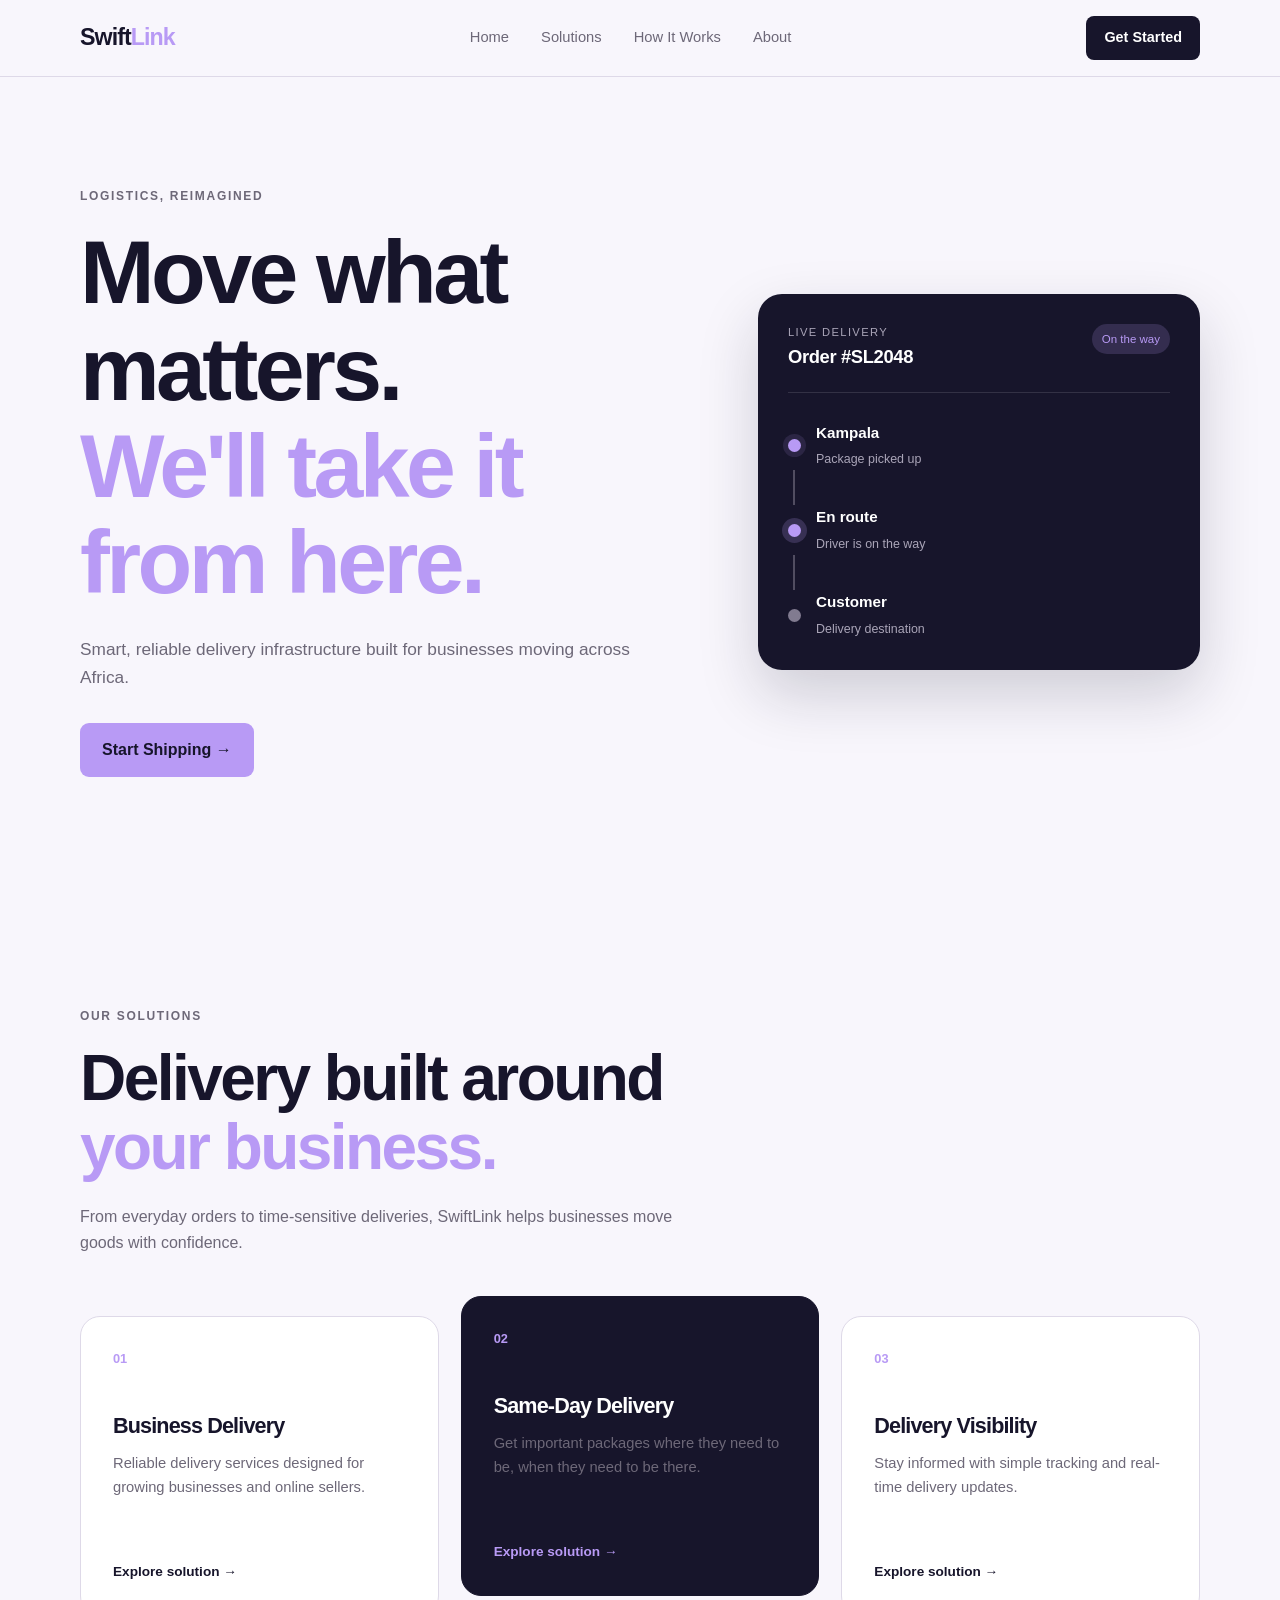
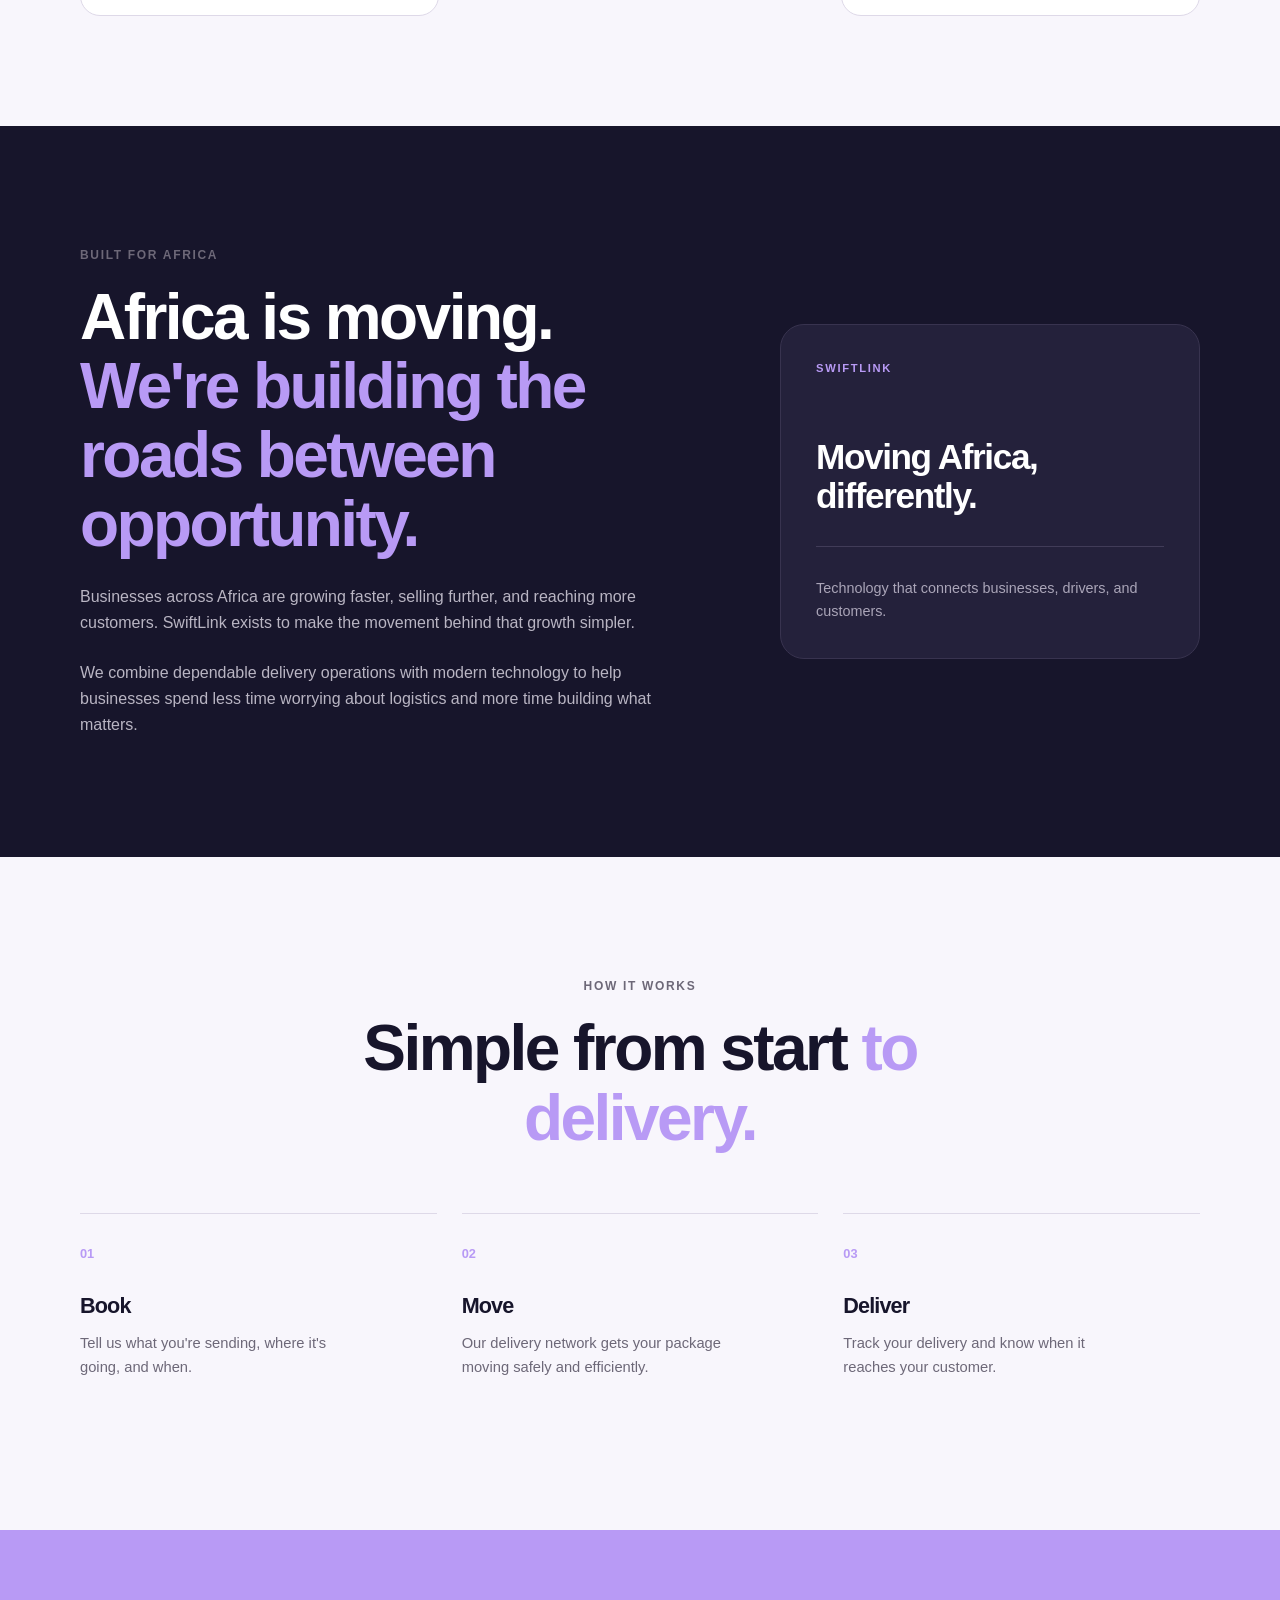
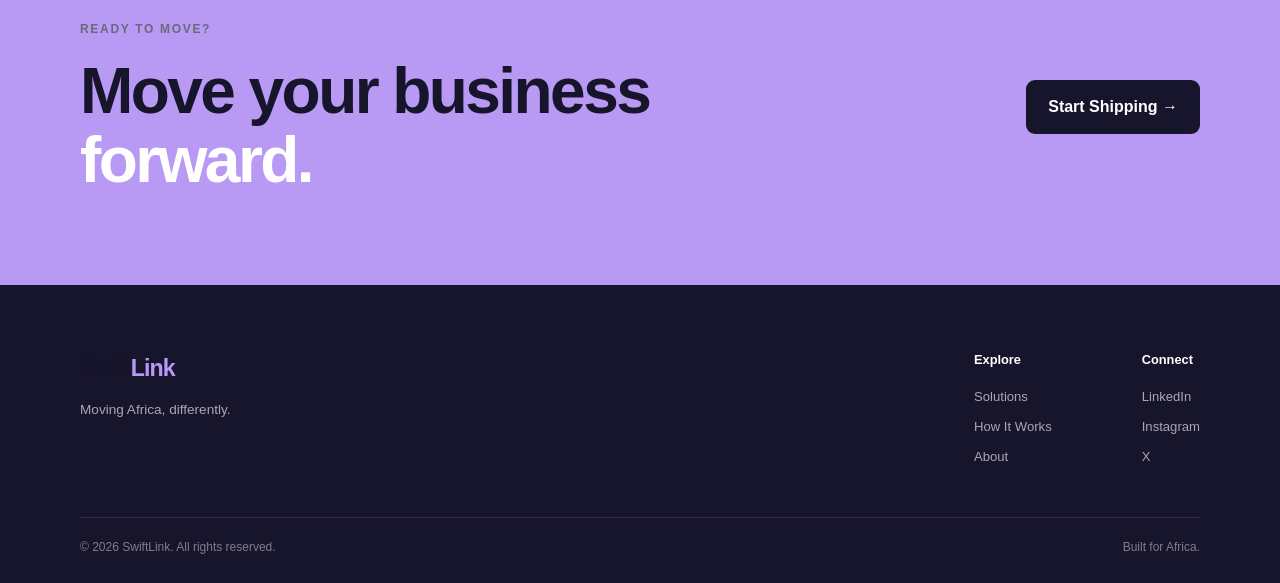
<file: WebDev-L1-LandingPage/index.html>
<!DOCTYPE html>
<html lang="en">
<head>
    <meta charset="UTF-8">
    <meta name="viewport" content="width=device-width, initial-scale=1.0">

    <title>SwiftLink | Move What Matters</title>

    <link rel="stylesheet" href="style.css">
</head>

<body>

    <!-- =========================
         NAVIGATION
    ========================== -->
    <header class="navbar">

        <div class="container nav-container">

            <a href="#home" class="logo">
                Swift<span>Link</span>
            </a>

            <!-- Desktop Navigation -->
            <nav class="desktop-nav">
                <a href="#home">Home</a>
                <a href="#solutions">Solutions</a>
                <a href="#how-it-works">How It Works</a>
                <a href="#about">About</a>
            </nav>

            <!-- Mobile Navigation -->
            <div class="mobile-nav">

                <input type="checkbox" id="menu-toggle">

                <label for="menu-toggle" class="menu-icon">
                    ☰
                </label>

                <div class="mobile-menu">
                    <a href="#home">Home</a>
                    <a href="#solutions">Solutions</a>
                    <a href="#how-it-works">How It Works</a>
                    <a href="#about">About</a>
                </div>

            </div>

            <a href="#contact" class="nav-button">
                Get Started
            </a>

        </div>

    </header>


    <main>

        <!-- =========================
             HERO SECTION
        ========================== -->
        <section class="hero" id="home">

            <div class="container hero-content">

                <div class="hero-text">

                    <p class="eyebrow">
                        LOGISTICS, REIMAGINED
                    </p>

                    <h1>
                        Move what matters.
                        <span>We'll take it from here.</span>
                    </h1>

                    <p class="hero-description">
                        Smart, reliable delivery infrastructure built for
                        businesses moving across Africa.
                    </p>

                    <a href="#contact" class="primary-button">
                        Start Shipping →
                    </a>

                </div>


                <!-- Delivery Tracking Card -->
                <div class="tracking-card">

                    <div class="tracking-header">

                        <div>
                            <small>LIVE DELIVERY</small>
                            <h3>Order #SL2048</h3>
                        </div>

                        <span class="status">
                            On the way
                        </span>

                    </div>


                    <div class="route">

                        <div class="route-point">

                            <span class="dot"></span>

                            <div>
                                <strong>Kampala</strong>
                                <small>Package picked up</small>
                            </div>

                        </div>


                        <div class="route-line"></div>


                        <div class="route-point">

                            <span class="dot current"></span>

                            <div>
                                <strong>En route</strong>
                                <small>Driver is on the way</small>
                            </div>

                        </div>


                        <div class="route-line"></div>


                        <div class="route-point">

                            <span class="dot destination"></span>

                            <div>
                                <strong>Customer</strong>
                                <small>Delivery destination</small>
                            </div>

                        </div>

                    </div>

                </div>

            </div>

        </section>


        <!-- =========================
             SOLUTIONS SECTION
        ========================== -->
        <section class="solutions" id="solutions">

            <div class="container">

                <div class="section-heading">

                    <p class="eyebrow">
                        OUR SOLUTIONS
                    </p>

                    <h2>
                        Delivery built around
                        <span>your business.</span>
                    </h2>

                    <p>
                        From everyday orders to time-sensitive deliveries,
                        SwiftLink helps businesses move goods with confidence.
                    </p>

                </div>


                <div class="solution-grid">

                    <!-- Card 1 -->
                    <article class="solution-card">

                        <div class="card-number">
                            01
                        </div>

                        <h3>
                            Business Delivery
                        </h3>

                        <p>
                            Reliable delivery services designed for
                            growing businesses and online sellers.
                        </p>

                        <a href="#contact">
                            Explore solution →
                        </a>

                    </article>


                    <!-- Card 2 -->
                    <article class="solution-card featured">

                        <div class="card-number">
                            02
                        </div>

                        <h3>
                            Same-Day Delivery
                        </h3>

                        <p>
                            Get important packages where they need to be,
                            when they need to be there.
                        </p>

                        <a href="#contact">
                            Explore solution →
                        </a>

                    </article>


                    <!-- Card 3 -->
                    <article class="solution-card">

                        <div class="card-number">
                            03
                        </div>

                        <h3>
                            Delivery Visibility
                        </h3>

                        <p>
                            Stay informed with simple tracking and
                            real-time delivery updates.
                        </p>

                        <a href="#contact">
                            Explore solution →
                        </a>

                    </article>

                </div>

            </div>

        </section>


        <!-- =========================
             ABOUT SECTION
        ========================== -->
        <section class="about" id="about">

            <div class="container about-grid">

                <div class="about-text">

                    <p class="eyebrow">
                        BUILT FOR AFRICA
                    </p>

                    <h2>
                        Africa is moving.
                        <span>We're building the roads between opportunity.</span>
                    </h2>

                    <p>
                        Businesses across Africa are growing faster,
                        selling further, and reaching more customers.
                        SwiftLink exists to make the movement behind
                        that growth simpler.
                    </p>

                    <p>
                        We combine dependable delivery operations with
                        modern technology to help businesses spend less
                        time worrying about logistics and more time
                        building what matters.
                    </p>

                </div>


                <div class="about-card">

                    <span class="about-card-label">
                        SWIFTLINK
                    </span>

                    <strong>
                        Moving Africa,
                        differently.
                    </strong>

                    <div class="about-line"></div>

                    <p>
                        Technology that connects businesses,
                        drivers, and customers.
                    </p>

                </div>

            </div>

        </section>


        <!-- =========================
             HOW IT WORKS
        ========================== -->
        <section class="how-it-works" id="how-it-works">

            <div class="container">

                <div class="section-heading centered">

                    <p class="eyebrow">
                        HOW IT WORKS
                    </p>

                    <h2>
                        Simple from start
                        <span>to delivery.</span>
                    </h2>

                </div>


                <div class="steps">

                    <!-- Step 1 -->
                    <div class="step">

                        <span class="step-number">
                            01
                        </span>

                        <h3>
                            Book
                        </h3>

                        <p>
                            Tell us what you're sending,
                            where it's going, and when.
                        </p>

                    </div>


                    <!-- Step 2 -->
                    <div class="step">

                        <span class="step-number">
                            02
                        </span>

                        <h3>
                            Move
                        </h3>

                        <p>
                            Our delivery network gets your
                            package moving safely and efficiently.
                        </p>

                    </div>


                    <!-- Step 3 -->
                    <div class="step">

                        <span class="step-number">
                            03
                        </span>

                        <h3>
                            Deliver
                        </h3>

                        <p>
                            Track your delivery and know when
                            it reaches your customer.
                        </p>

                    </div>

                </div>

            </div>

        </section>


        <!-- =========================
             CTA SECTION
        ========================== -->
        <section class="cta" id="contact">

            <div class="container cta-content">

                <div>

                    <p class="eyebrow">
                        READY TO MOVE?
                    </p>

                    <h2>
                        Move your business
                        <span>forward.</span>
                    </h2>

                </div>

                <a href="#" class="primary-button light-button">
                    Start Shipping →
                </a>

            </div>

        </section>

    </main>


    <!-- =========================
         FOOTER
    ========================== -->
    <footer>

        <div class="container footer-content">

            <div class="footer-brand">

                <a href="#home" class="logo">
                    Swift<span>Link</span>
                </a>

                <p>
                    Moving Africa, differently.
                </p>

            </div>


            <div class="footer-links">

                <div>
                    <h4>Explore</h4>

                    <a href="#solutions">
                        Solutions
                    </a>

                    <a href="#how-it-works">
                        How It Works
                    </a>

                    <a href="#about">
                        About
                    </a>
                </div>


                <div>
                    <h4>Connect</h4>

                    <a href="#">
                        LinkedIn
                    </a>

                    <a href="#">
                        Instagram
                    </a>

                    <a href="#">
                        X
                    </a>
                </div>

            </div>

        </div>


        <div class="container footer-bottom">

            <p>
                © 2026 SwiftLink. All rights reserved.
            </p>

            <p>
                Built for Africa.
            </p>

        </div>

    </footer>

</body>
</html>
</file>
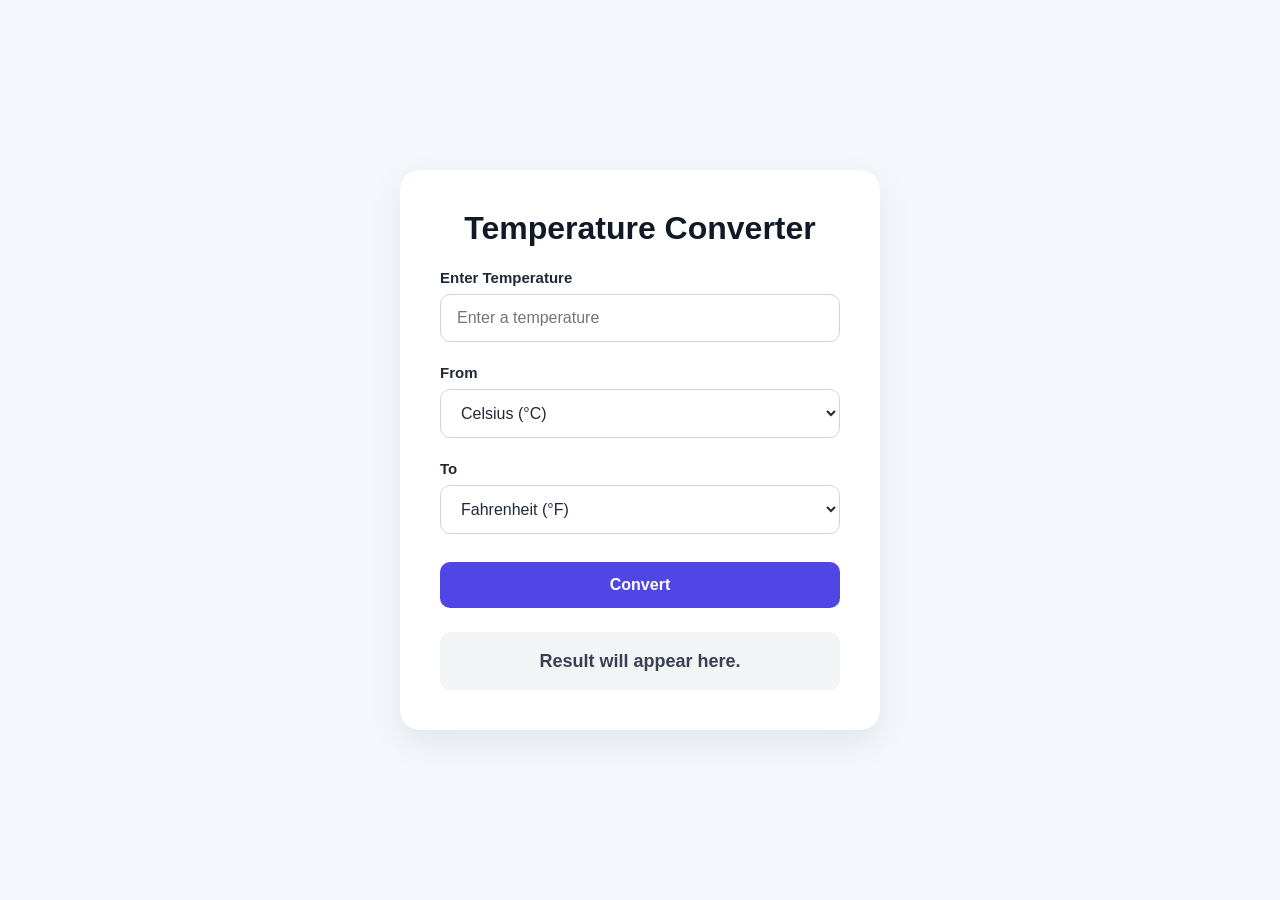
<file: WebDev-L1-TemperatureConverter/index.html>
<!doctype html>
<html lang="en">
  <head>
    <meta charset="UTF-8" />
    <meta name="viewport" content="width=device-width, initial-scale=1.0" />

    <title>Temperature Converter</title>

    <link rel="stylesheet" href="style.css" />
  </head>

  <body>
    <main>
      <h1>Temperature Converter</h1>
      <label for="temperature-input">Enter Temperature</label>

      <input
        type="number"
        id="temperature-input"
        placeholder="Enter a temperature"
      />
      <label for="from-unit">From</label>

      <select id="from-unit">
        <option value="celsius">Celsius (°C)</option>
        <option value="fahrenheit">Fahrenheit (°F)</option>
        <option value="kelvin">Kelvin (K)</option>
      </select>
      <label for="to-unit">To</label>

      <select id="to-unit">
        <option value="fahrenheit">Fahrenheit (°F)</option>
        <option value="celsius">Celsius (°C)</option>
        <option value="kelvin">Kelvin (K)</option>
      </select>
      <button type="button" id="convert-button">Convert</button>

      <div id="conversion-result">
    Result will appear here.
</div>
    </main>

    <script src="script.js"></script>
  </body>
</html>
</file>
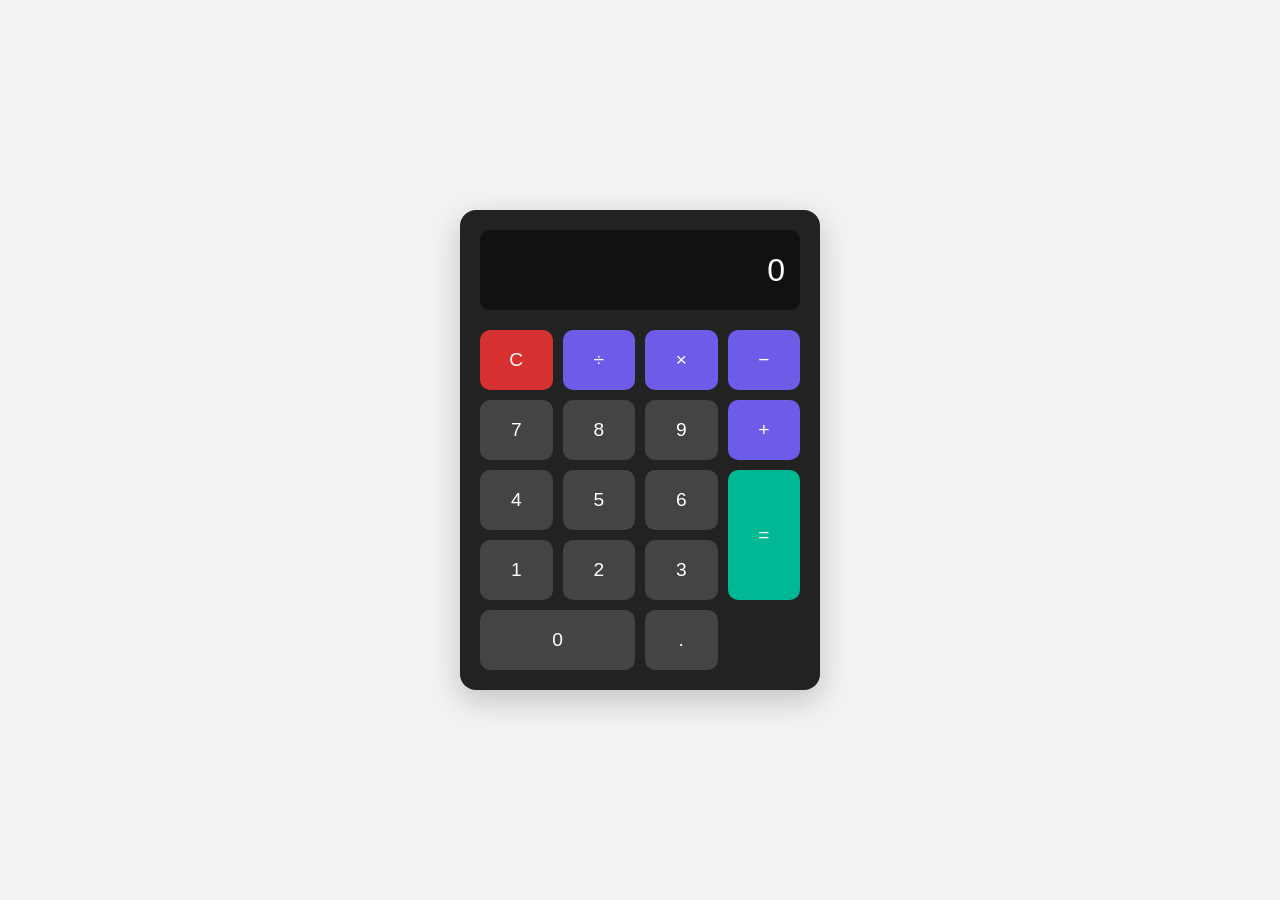
<file: webdev-L2-calculator/index.html>
<!DOCTYPE html>
<html lang="en">
<head>
    <meta charset="UTF-8">
    <meta name="viewport" content="width=device-width, initial-scale=1.0">
    <title>Calculator</title>
    <link rel="stylesheet" href="style.css">
</head>
<body>

    <main class="calculator-container">
        <div class="calculator">
            <input type="text" class="calculator-display" id="calculatorDisplay" value="0" readonly>

            <div class="calculator-buttons">
                <button class="calculator-button calculator-button-clear" id="clearButton">C</button>
                <button class="calculator-button calculator-button-operator" id="divideButton">÷</button>
                <button class="calculator-button calculator-button-operator" id="multiplyButton">×</button>
                <button class="calculator-button calculator-button-operator" id="subtractButton">−</button>

                <button class="calculator-button" id="sevenButton">7</button>
                <button class="calculator-button" id="eightButton">8</button>
                <button class="calculator-button" id="nineButton">9</button>
                <button class="calculator-button calculator-button-operator" id="addButton">+</button>

                <button class="calculator-button" id="fourButton">4</button>
                <button class="calculator-button" id="fiveButton">5</button>
                <button class="calculator-button" id="sixButton">6</button>
                <button class="calculator-button calculator-button-equals" id="equalsButton">=</button>

                <button class="calculator-button" id="oneButton">1</button>
                <button class="calculator-button" id="twoButton">2</button>
                <button class="calculator-button" id="threeButton">3</button>

                <button class="calculator-button calculator-button-zero" id="zeroButton">0</button>
                <button class="calculator-button" id="decimalButton">.</button>
            </div>
        </div>
    </main>

    <script src="script.js"></script>
</body>
</html>
</file>
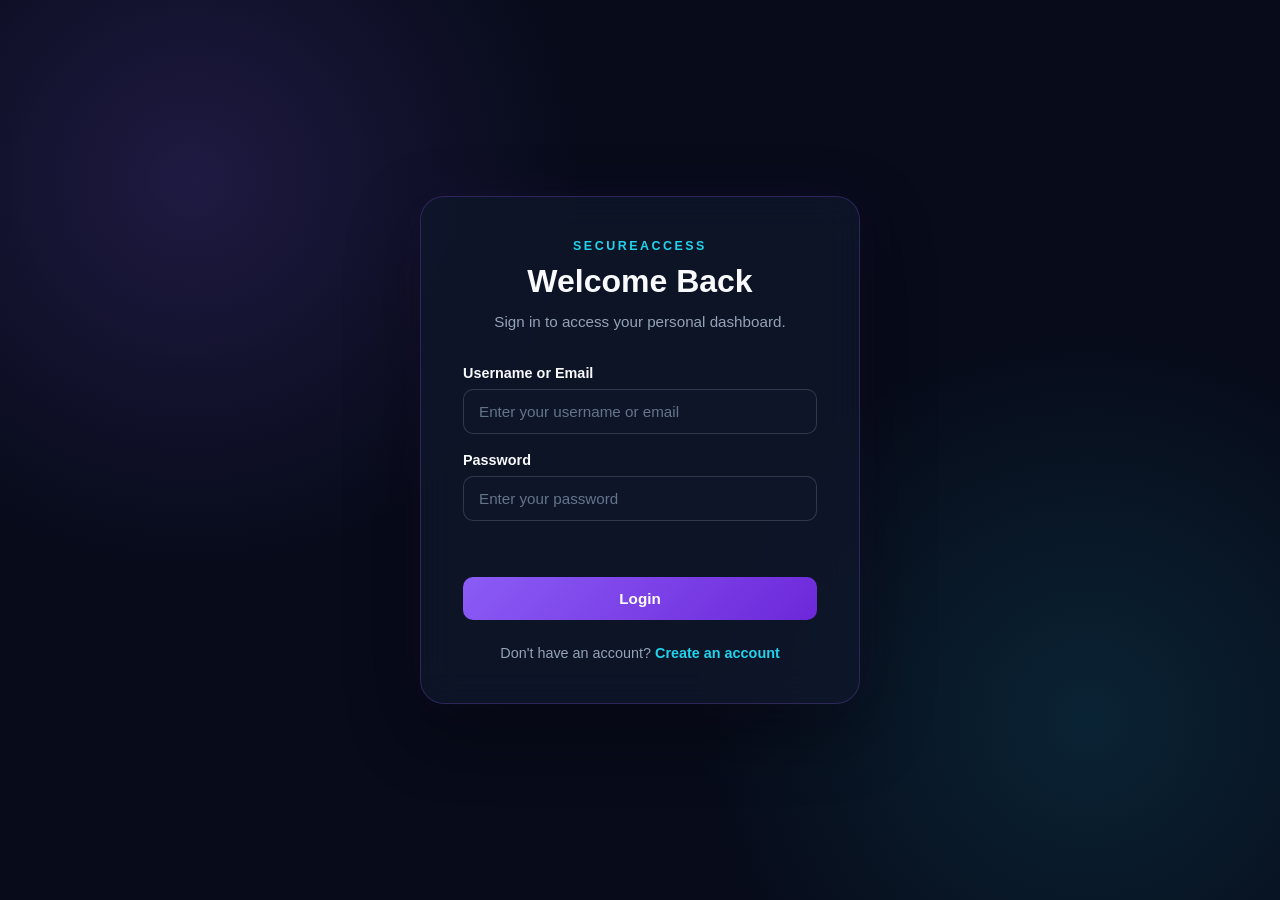
<file: webdev-L2-login-authentication/index.html>
<!DOCTYPE html>
<html lang="en">
<head>
    <meta charset="UTF-8">
    <meta name="viewport" content="width=device-width, initial-scale=1.0">
    <title>SecureAccess | Login</title>
    <link rel="stylesheet" href="style.css">
</head>
<body>

    <main class="auth-container">
        <section class="auth-card">

            <div class="auth-header">
                <p class="auth-label">SecureAccess</p>
                <h1>Welcome Back</h1>
                <p>Sign in to access your personal dashboard.</p>
            </div>

            <form id="loginForm" class="auth-form">

                <div class="form-group">
                    <label for="loginIdentifier">
                        Username or Email
                    </label>

                    <input
                        type="text"
                        id="loginIdentifier"
                        placeholder="Enter your username or email"
                        autocomplete="username"
                    >
                </div>

                <div class="form-group">
                    <label for="loginPassword">
                        Password
                    </label>

                    <input
                        type="password"
                        id="loginPassword"
                        placeholder="Enter your password"
                        autocomplete="current-password"
                    >
                </div>

                <p
                    id="loginError"
                    class="form-error"
                    role="alert"
                ></p>

                <button
                    type="submit"
                    class="auth-button"
                >
                    Login
                </button>

            </form>

            <p class="auth-switch">
                Don't have an account?
                <a href="register.html">Create an account</a>
            </p>

        </section>
    </main>

    <script src="script.js"></script>

</body>
</html>
</file>
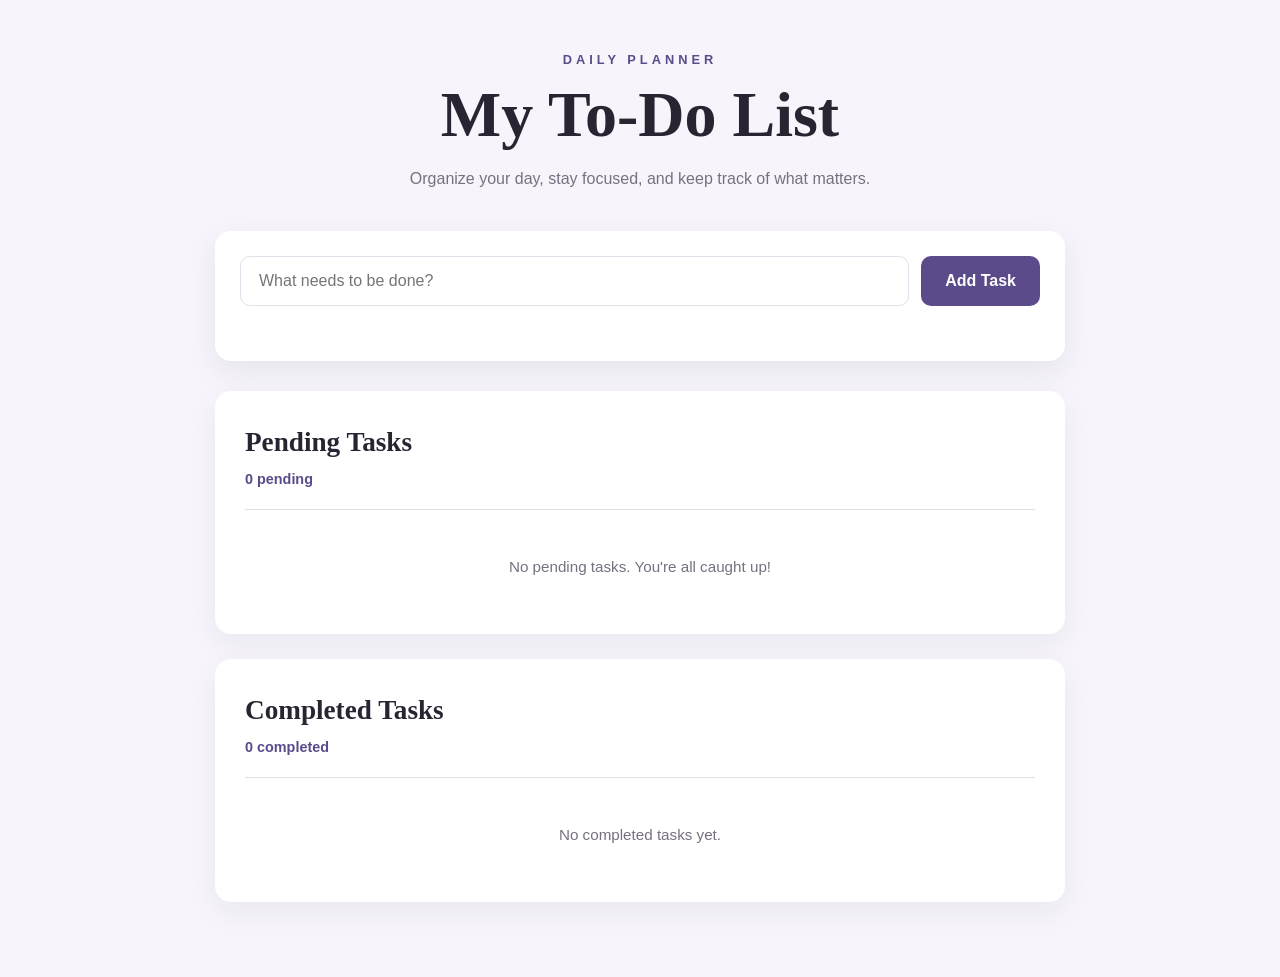
<file: webdev-L2-to-do-web-app/index.html>
<!DOCTYPE html>

<html lang="en">

<head>
    <meta charset="UTF-8">
    <meta name="viewport" content="width=device-width, initial-scale=1.0">


<title>Daily Tasks | To-Do App</title>

<link rel="stylesheet" href="style.css">


</head>

<body>


<main class="todo-app">

    <header class="todo-header">
        <p class="header-label">Daily Planner</p>

        <h1>My To-Do List</h1>

        <p class="header-description">
            Organize your day, stay focused, and keep track of what matters.
        </p>
    </header>

    <section class="task-input-section">

        <form id="taskForm" class="task-form">

            <label for="taskInput" class="visually-hidden">
                Enter a new task
            </label>

            <input
                type="text"
                id="taskInput"
                placeholder="What needs to be done?"
                autocomplete="off"
            >

            <button type="submit" id="addTaskButton">
                Add Task
            </button>

        </form>

        <p id="taskError" class="task-error"></p>

    </section>

    <section class="task-section">

        <div class="section-heading">
            <div>
                <h2>Pending Tasks</h2>
                <p id="pendingCount">0 pending</p>
            </div>
        </div>

        <div id="pendingTasks" class="task-list">

            <p id="pendingEmptyState" class="empty-state">
                No pending tasks. You're all caught up!
            </p>

        </div>

    </section>

    <section class="task-section">

        <div class="section-heading">
            <div>
                <h2>Completed Tasks</h2>
                <p id="completedCount">0 completed</p>
            </div>
        </div>

        <div id="completedTasks" class="task-list">

            <p id="completedEmptyState" class="empty-state">
                No completed tasks yet.
            </p>

        </div>

    </section>

</main>

<script src="script.js"></script>


</body>

</html>
</file>
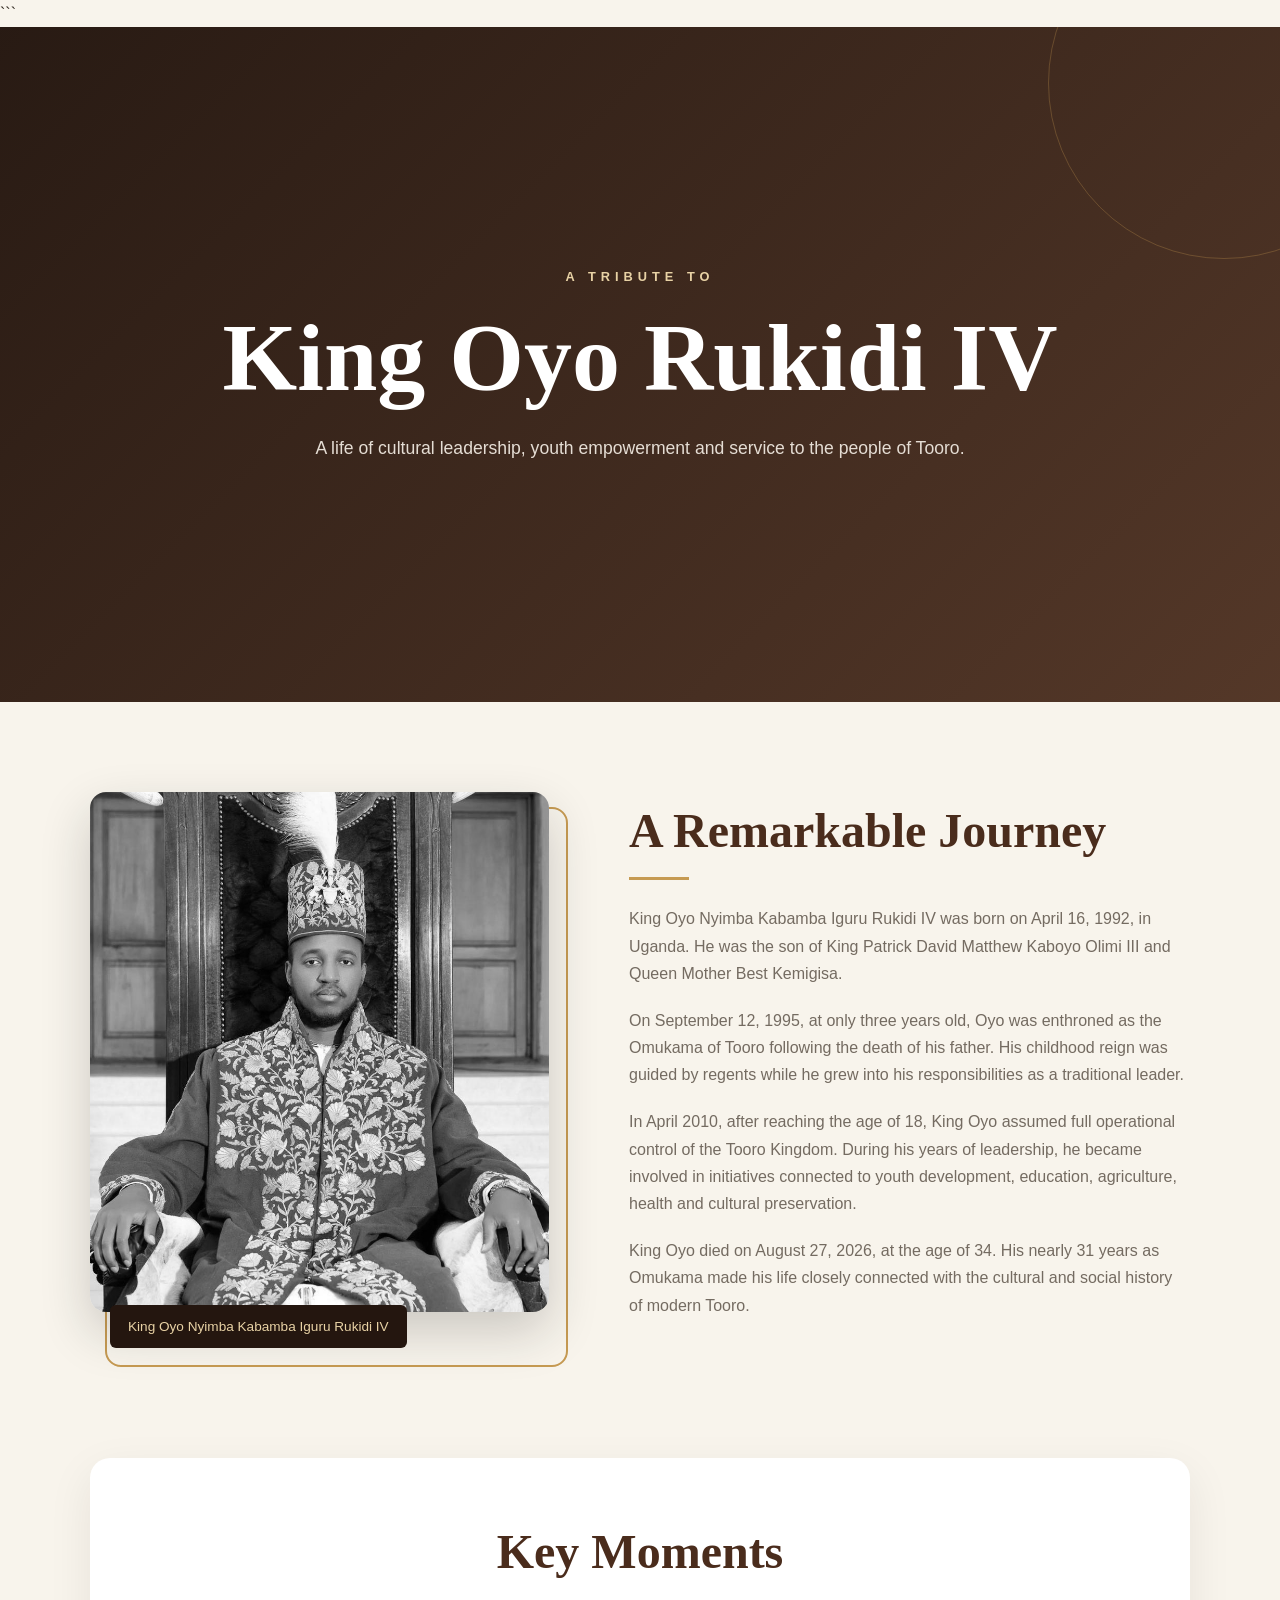
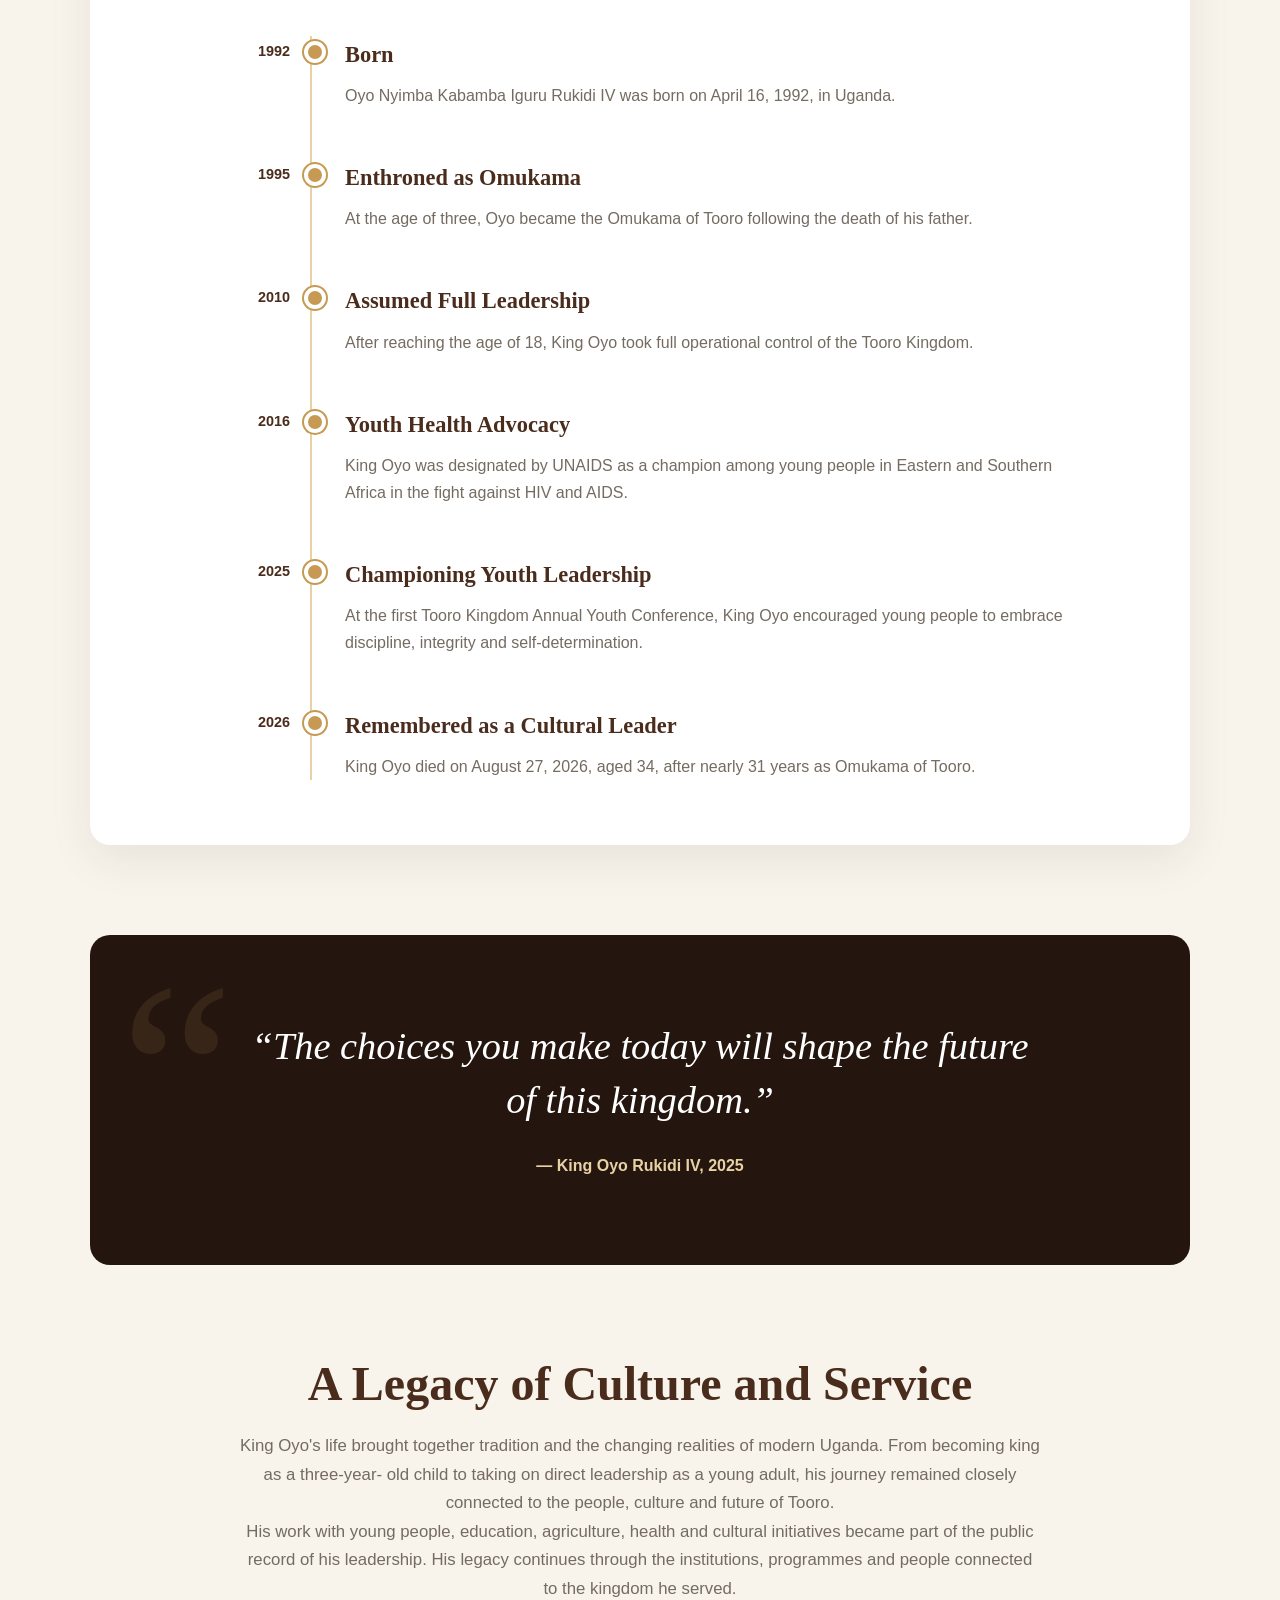
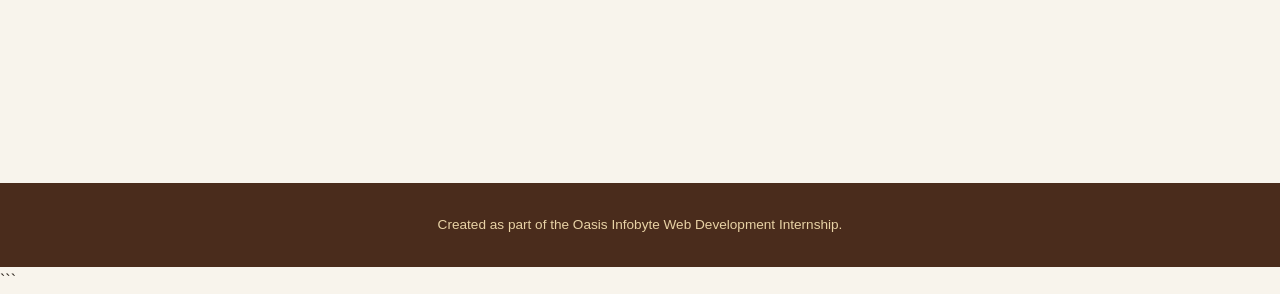
<file: webdev-L2-tribute-page/index.html>
<!doctype html>

<html lang="en">
  <head>
    <meta charset="UTF-8" />
    <meta name="viewport" content="width=device-width, initial-scale=1.0" />
    <title>King Oyo Rukidi IV | A Tribute</title>
    <link rel="stylesheet" href="style.css" />
  </head>

  <body>
    ```
    <header class="tribute-header">
      <div class="header-content">
        <p class="header-label">A Tribute to</p>

        <h1>King Oyo Rukidi IV</h1>

        <p class="header-tagline">
          A life of cultural leadership, youth empowerment and service to the
          people of Tooro.
        </p>
      </div>
    </header>

    <main class="tribute-main">
      <section class="tribute-introduction">
        <div class="tribute-image-container">
          <img
            src="images/king-oyo.jpeg"
            alt="King Oyo Rukidi IV of Tooro Kingdom"
            class="tribute-image"
          />

          <p class="image-caption">King Oyo Nyimba Kabamba Iguru Rukidi IV</p>
        </div>

        <div class="tribute-introduction-text">
          <h2>A Remarkable Journey</h2>

          <p>
            King Oyo Nyimba Kabamba Iguru Rukidi IV was born on April 16, 1992,
            in Uganda. He was the son of King Patrick David Matthew Kaboyo Olimi
            III and Queen Mother Best Kemigisa.
          </p>

          <p>
            On September 12, 1995, at only three years old, Oyo was enthroned as
            the Omukama of Tooro following the death of his father. His
            childhood reign was guided by regents while he grew into his
            responsibilities as a traditional leader.
          </p>

          <p>
            In April 2010, after reaching the age of 18, King Oyo assumed full
            operational control of the Tooro Kingdom. During his years of
            leadership, he became involved in initiatives connected to youth
            development, education, agriculture, health and cultural
            preservation.
          </p>

          <p>
            King Oyo died on August 27, 2026, at the age of 34. His nearly 31
            years as Omukama made his life closely connected with the cultural
            and social history of modern Tooro.
          </p>
        </div>
      </section>

      <section class="timeline-section">
        <h2>Key Moments</h2>

        <div class="timeline">
          <div class="timeline-item">
            <span class="timeline-year">1992</span>

            <div class="timeline-content">
              <h3>Born</h3>

              <p>
                Oyo Nyimba Kabamba Iguru Rukidi IV was born on April 16, 1992,
                in Uganda.
              </p>
            </div>
          </div>

          <div class="timeline-item">
            <span class="timeline-year">1995</span>

            <div class="timeline-content">
              <h3>Enthroned as Omukama</h3>

              <p>
                At the age of three, Oyo became the Omukama of Tooro following
                the death of his father.
              </p>
            </div>
          </div>

          <div class="timeline-item">
            <span class="timeline-year">2010</span>

            <div class="timeline-content">
              <h3>Assumed Full Leadership</h3>

              <p>
                After reaching the age of 18, King Oyo took full operational
                control of the Tooro Kingdom.
              </p>
            </div>
          </div>

          <div class="timeline-item">
            <span class="timeline-year">2016</span>

            <div class="timeline-content">
              <h3>Youth Health Advocacy</h3>

              <p>
                King Oyo was designated by UNAIDS as a champion among young
                people in Eastern and Southern Africa in the fight against HIV
                and AIDS.
              </p>
            </div>
          </div>

          <div class="timeline-item">
            <span class="timeline-year">2025</span>

            <div class="timeline-content">
              <h3>Championing Youth Leadership</h3>

              <p>
                At the first Tooro Kingdom Annual Youth Conference, King Oyo
                encouraged young people to embrace discipline, integrity and
                self-determination.
              </p>
            </div>
          </div>

          <div class="timeline-item">
            <span class="timeline-year">2026</span>

            <div class="timeline-content">
              <h3>Remembered as a Cultural Leader</h3>

              <p>
                King Oyo died on August 27, 2026, aged 34, after nearly 31 years
                as Omukama of Tooro.
              </p>
            </div>
          </div>
        </div>
      </section>

      <section class="quote-section">
        <blockquote>
          “The choices you make today will shape the future of this kingdom.”
        </blockquote>

        <p>— King Oyo Rukidi IV, 2025</p>
      </section>

      <section class="tribute-closing">
        <h2>A Legacy of Culture and Service</h2>

        <p>
          King Oyo's life brought together tradition and the changing realities
          of modern Uganda. From becoming king as a three-year- old child to
          taking on direct leadership as a young adult, his journey remained
          closely connected to the people, culture and future of Tooro.
        </p>

        <p>
          His work with young people, education, agriculture, health and
          cultural initiatives became part of the public record of his
          leadership. His legacy continues through the institutions, programmes
          and people connected to the kingdom he served.
        </p>
      </section>
    </main>

    <footer class="tribute-footer">
      <p>Created as part of the Oasis Infobyte Web Development Internship.</p>
    </footer>
    ```
  </body>
</html>
</file>
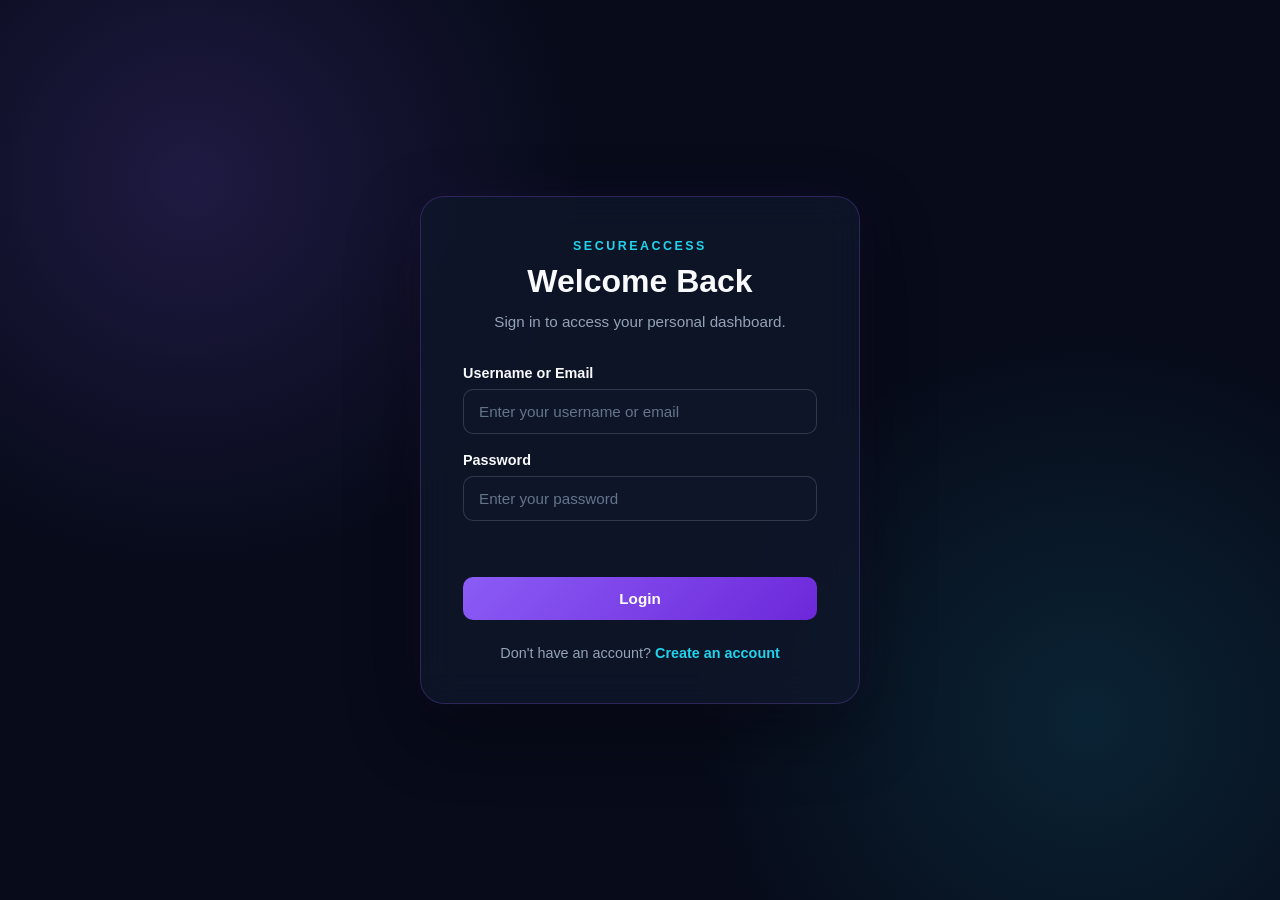
<file: webdev-L2-login-authentication/dashboard.html>
<!DOCTYPE html>
<html lang="en">
<head>
    <meta charset="UTF-8">
    <meta name="viewport" content="width=device-width, initial-scale=1.0">
    <title>SecureAccess | Dashboard</title>
    <link rel="stylesheet" href="style.css">
</head>
<body>

    <main class="dashboard-container">

        <section class="dashboard-card">

            <div class="dashboard-header">

                <div>
                    <p class="auth-label">SecureAccess</p>

                    <h1>
                        Welcome,
                        <span id="dashboardUsername">
                            User
                        </span>
                    </h1>
                </div>

                <button
                    id="logoutButton"
                    class="logout-button"
                    type="button"
                >
                    Logout
                </button>

            </div>

            <div class="dashboard-content">

                <div class="dashboard-icon">
                    ✦
                </div>

                <h2>Your Dashboard</h2>

                <p>
                    You have successfully logged in to your secure
                    account. This protected page is only available
                    during an active session.
                </p>

            </div>

        </section>

    </main>

    <script src="script.js"></script>

</body>
</html>
</file>
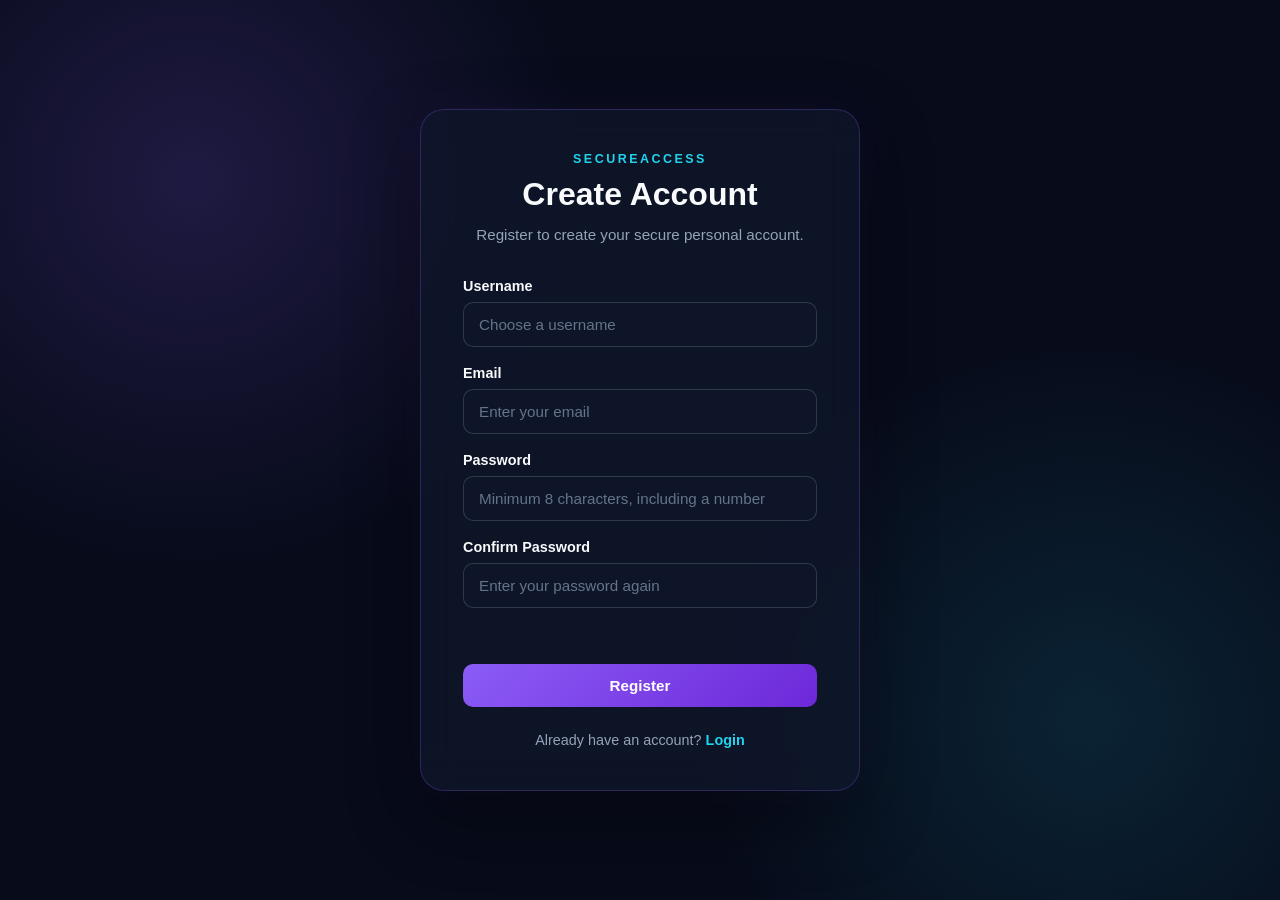
<file: webdev-L2-login-authentication/register.html>
<!DOCTYPE html>
<html lang="en">
<head>
    <meta charset="UTF-8">
    <meta name="viewport" content="width=device-width, initial-scale=1.0">
    <title>SecureAccess | Register</title>
    <link rel="stylesheet" href="style.css">
</head>
<body>

    <main class="auth-container">
        <section class="auth-card">

            <div class="auth-header">
                <p class="auth-label">SecureAccess</p>
                <h1>Create Account</h1>
                <p>Register to create your secure personal account.</p>
            </div>

            <form id="registerForm" class="auth-form">

                <div class="form-group">
                    <label for="registerUsername">
                        Username
                    </label>

                    <input
                        type="text"
                        id="registerUsername"
                        placeholder="Choose a username"
                        autocomplete="username"
                    >
                </div>

                <div class="form-group">
                    <label for="registerEmail">
                        Email
                    </label>

                    <input
                        type="email"
                        id="registerEmail"
                        placeholder="Enter your email"
                        autocomplete="email"
                    >
                </div>

                <div class="form-group">
                    <label for="registerPassword">
                        Password
                    </label>

                    <input
                        type="password"
                        id="registerPassword"
                        placeholder="Minimum 8 characters, including a number"
                        autocomplete="new-password"
                    >
                </div>

                <div class="form-group">
                    <label for="confirmPassword">
                        Confirm Password
                    </label>

                    <input
                        type="password"
                        id="confirmPassword"
                        placeholder="Enter your password again"
                        autocomplete="new-password"
                    >
                </div>

                <p
                    id="registerError"
                    class="form-error"
                    role="alert"
                ></p>

                <button
                    type="submit"
                    class="auth-button"
                >
                    Register
                </button>

            </form>

            <p class="auth-switch">
                Already have an account?
                <a href="index.html">Login</a>
            </p>

        </section>
    </main>

    <script src="script.js"></script>

</body>
</html>
</file>
<file: WebDev-L1-LandingPage/style.css>
/* =========================
   RESET
========================= */

* {
    margin: 0;
    padding: 0;
    box-sizing: border-box;
}


/* =========================
   COLOUR PALETTE
========================= */

:root {
    --primary: #17152B;
    --accent: #B89AF5;
    --background: #F8F6FC;
    --surface: #FFFFFF;
    --soft-gray: #EAE7F2;
    --text: #211F2D;
    --muted: #6D6878;
    --border: #DED9E8;
}


/* =========================
   GENERAL STYLES
========================= */

html {
    scroll-behavior: smooth;
}

body {
    font-family: Arial, Helvetica, sans-serif;
    background: var(--background);
    color: var(--text);
    line-height: 1.6;
}

a {
    color: inherit;
}

.container {
    width: min(1120px, 90%);
    margin: 0 auto;
}


/* =========================
   NAVIGATION
========================= */

.navbar {
    position: sticky;
    top: 0;
    z-index: 1000;

    background: rgba(248, 246, 252, 0.95);

    border-bottom: 1px solid var(--border);

    backdrop-filter: blur(10px);
}

.nav-container {
    min-height: 76px;

    display: flex;
    align-items: center;
    justify-content: space-between;

    gap: 30px;
}


/* Logo */

.logo {
    text-decoration: none;

    font-size: 1.45rem;
    font-weight: 800;
    letter-spacing: -0.04em;

    color: var(--primary);
}

.logo span {
    color: var(--accent);
}


/* Desktop Navigation */

.desktop-nav {
    display: flex;
    align-items: center;
    gap: 2rem;
}

.desktop-nav a {
    text-decoration: none;

    color: var(--muted);

    font-size: 0.92rem;
    font-weight: 500;

    transition: color 0.2s ease;
}

.desktop-nav a:hover {
    color: var(--primary);
}


/* Get Started Button */

.nav-button {
    text-decoration: none;

    background: var(--primary);
    color: white;

    padding: 10px 18px;

    border-radius: 8px;

    font-size: 0.9rem;
    font-weight: 600;

    transition: transform 0.2s ease,
                background 0.2s ease;
}

.nav-button:hover {
    background: #292644;
    transform: translateY(-2px);
}


/* Mobile Navigation */

.mobile-nav {
    display: none;

    position: relative;
}

#menu-toggle {
    display: none;
}

.menu-icon {
    display: block;

    font-size: 1.7rem;

    color: var(--primary);

    cursor: pointer;

    line-height: 1;
}


/* Mobile dropdown */

.mobile-menu {
    display: none;

    position: absolute;

    top: 42px;
    right: 0;

    width: 210px;

    padding: 10px;

    background: var(--surface);

    border: 1px solid var(--border);

    border-radius: 14px;

    box-shadow:
        0 15px 35px rgba(23, 21, 43, 0.15);

    z-index: 2000;
}

#menu-toggle:checked ~ .mobile-menu {
    display: flex;

    flex-direction: column;

    gap: 3px;
}

.mobile-menu a {
    text-decoration: none;

    color: var(--text);

    padding: 11px 12px;

    border-radius: 8px;

    font-size: 0.92rem;

    transition: background 0.2s ease,
                color 0.2s ease;
}

.mobile-menu a:hover {
    background: var(--background);
    color: var(--primary);
}


/* =========================
   TYPOGRAPHY
========================= */

.eyebrow {
    color: var(--muted);

    font-size: 0.75rem;

    font-weight: 700;

    letter-spacing: 0.14em;

    margin-bottom: 18px;
}

h1,
h2,
h3 {
    color: var(--primary);

    line-height: 1.08;

    letter-spacing: -0.04em;
}

h1 {
    font-size: clamp(3rem, 7vw, 6rem);
}

h2 {
    font-size: clamp(2.3rem, 5vw, 4.2rem);
}

h3 {
    font-size: 1.35rem;
}

p {
    color: var(--muted);
}


/* =========================
   BUTTON
========================= */

.primary-button {
    display: inline-block;

    text-decoration: none;

    background: var(--accent);
    color: var(--primary);

    padding: 14px 22px;

    border-radius: 9px;

    font-weight: 700;

    transition:
        transform 0.2s ease,
        box-shadow 0.2s ease;
}

.primary-button:hover {
    transform: translateY(-2px);

    box-shadow:
        0 10px 25px rgba(184, 154, 245, 0.35);
}


/* =========================
   HERO
========================= */

.hero {
    padding: 110px 0 120px;
}

.hero-content {
    display: grid;

    grid-template-columns: 1.15fr 0.85fr;

    align-items: center;

    gap: 80px;
}

.hero-text h1 span {
    display: block;

    color: var(--accent);
}

.hero-description {
    max-width: 550px;

    margin: 25px 0 32px;

    font-size: 1.08rem;
}


/* Tracking card */

.tracking-card {
    background: var(--primary);

    color: white;

    border-radius: 24px;

    padding: 30px;

    box-shadow:
        0 25px 60px rgba(23, 21, 43, 0.18);
}

.tracking-header {
    display: flex;

    align-items: flex-start;
    justify-content: space-between;

    gap: 20px;

    padding-bottom: 25px;

    border-bottom: 1px solid rgba(255, 255, 255, 0.12);
}

.tracking-header small {
    display: block;

    color: #aaa5b8;

    font-size: 0.7rem;

    letter-spacing: 0.12em;
}

.tracking-header h3 {
    color: white;

    margin-top: 5px;

    font-size: 1.15rem;

    letter-spacing: -0.02em;
}

.status {
    background: rgba(184, 154, 245, 0.18);

    color: var(--accent);

    padding: 6px 10px;

    border-radius: 20px;

    font-size: 0.72rem;

    white-space: nowrap;
}


/* Route */

.route {
    padding-top: 28px;
}

.route-point {
    display: flex;

    align-items: center;

    gap: 15px;
}

.route-point strong {
    display: block;

    color: white;

    font-size: 0.95rem;
}

.route-point small {
    color: #aaa5b8;

    font-size: 0.78rem;
}

.dot {
    width: 13px;
    height: 13px;

    flex-shrink: 0;

    border-radius: 50%;

    background: var(--accent);

    box-shadow:
        0 0 0 5px rgba(184, 154, 245, 0.12);
}

.dot.current {
    box-shadow:
        0 0 0 6px rgba(184, 154, 245, 0.2);
}

.dot.destination {
    background: #817b90;

    box-shadow: none;
}

.route-line {
    width: 2px;

    height: 35px;

    background: #514d61;

    margin-left: 5px;
}


/* =========================
   SOLUTIONS
========================= */

.solutions {
    padding: 110px 0;
}

.section-heading {
    max-width: 700px;

    margin-bottom: 60px;
}

.section-heading h2 span {
    color: var(--accent);
}

.section-heading > p:last-child {
    max-width: 600px;

    margin-top: 22px;

    font-size: 1rem;
}


/* Solution cards */

.solution-grid {
    display: grid;

    grid-template-columns: repeat(3, 1fr);

    gap: 22px;
}

.solution-card {
    background: var(--surface);

    border: 1px solid var(--border);

    border-radius: 20px;

    padding: 32px;

    min-height: 300px;

    display: flex;

    flex-direction: column;

    transition:
        transform 0.2s ease,
        box-shadow 0.2s ease;
}

.solution-card:hover {
    transform: translateY(-5px);

    box-shadow:
        0 15px 35px rgba(23, 21, 43, 0.08);
}

.solution-card.featured {
    background: var(--primary);

    border-color: var(--primary);

    transform: translateY(-20px);
}

.solution-card.featured:hover {
    transform: translateY(-25px);
}

.card-number {
    color: var(--accent);

    font-size: 0.8rem;

    font-weight: 700;

    margin-bottom: 45px;
}

.solution-card h3 {
    margin-bottom: 15px;
}

.solution-card.featured h3 {
    color: white;
}

.solution-card p {
    font-size: 0.92rem;

    margin-bottom: 25px;
}

.solution-card a {
    margin-top: auto;

    text-decoration: none;

    color: var(--primary);

    font-size: 0.85rem;

    font-weight: 700;
}

.solution-card.featured a {
    color: var(--accent);
}


/* =========================
   ABOUT
========================= */

.about {
    padding: 120px 0;

    background: var(--primary);
}

.about-grid {
    display: grid;

    grid-template-columns: 1fr 0.7fr;

    gap: 100px;

    align-items: center;
}

.about-text h2 {
    color: white;
}

.about-text h2 span {
    display: block;

    color: var(--accent);
}

.about-text > p:not(.eyebrow) {
    max-width: 600px;

    margin-top: 25px;

    color: #b9b5c3;
}

.about-card {
    background: #24213b;

    border: 1px solid #38334f;

    border-radius: 24px;

    padding: 35px;
}

.about-card-label {
    display: block;

    color: var(--accent);

    font-size: 0.7rem;

    font-weight: 700;

    letter-spacing: 0.15em;

    margin-bottom: 60px;
}

.about-card strong {
    display: block;

    color: white;

    font-size: 2.2rem;

    line-height: 1.1;

    letter-spacing: -0.04em;
}

.about-line {
    width: 100%;

    height: 1px;

    background: #413c58;

    margin: 30px 0;
}

.about-card p {
    color: #aaa5b8;

    font-size: 0.9rem;
}


/* =========================
   HOW IT WORKS
========================= */

.how-it-works {
    padding: 120px 0;
}

.centered {
    margin-left: auto;
    margin-right: auto;

    text-align: center;
}

.centered > p:last-child {
    margin-left: auto;
    margin-right: auto;
}

.steps {
    display: grid;

    grid-template-columns: repeat(3, 1fr);

    gap: 25px;
}

.step {
    padding: 30px 0;

    border-top: 1px solid var(--border);
}

.step-number {
    display: block;

    color: var(--accent);

    font-weight: 700;

    font-size: 0.8rem;

    margin-bottom: 30px;
}

.step h3 {
    margin-bottom: 15px;
}

.step p {
    max-width: 280px;

    font-size: 0.92rem;
}


/* =========================
   CTA
========================= */

.cta {
    padding: 90px 0;

    background: var(--accent);
}

.cta-content {
    display: flex;

    align-items: center;

    justify-content: space-between;

    gap: 40px;
}

.cta h2 {
    color: var(--primary);
}

.cta h2 span {
    display: block;

    color: white;
}

.light-button {
    background: var(--primary);
    color: white;

    white-space: nowrap;
}

.light-button:hover {
    box-shadow:
        0 10px 25px rgba(23, 21, 43, 0.2);
}


/* =========================
   FOOTER
========================= */

footer {
    background: var(--primary);

    padding: 65px 0 25px;
}

.footer-content {
    display: flex;

    justify-content: space-between;

    gap: 50px;

    padding-bottom: 50px;
}

.footer-brand p {
    margin-top: 12px;

    color: #aaa5b8;

    font-size: 0.85rem;
}

.footer-links {
    display: flex;

    gap: 90px;
}

.footer-links div {
    display: flex;

    flex-direction: column;

    gap: 9px;
}

.footer-links h4 {
    color: white;

    font-size: 0.8rem;

    margin-bottom: 7px;
}

.footer-links a {
    color: #aaa5b8;

    text-decoration: none;

    font-size: 0.82rem;
}

.footer-links a:hover {
    color: var(--accent);
}

.footer-bottom {
    display: flex;

    justify-content: space-between;

    gap: 20px;

    padding-top: 20px;

    border-top: 1px solid #302c47;
}

.footer-bottom p {
    color: #817b90;

    font-size: 0.75rem;
}


/* =========================
   TABLET
========================= */

@media (max-width: 850px) {

    /* Navigation */

    .desktop-nav {
        display: none;
    }

    .mobile-nav {
        display: block;
    }

    .nav-container {
        gap: 15px;
    }


    /* Hero */

    .hero {
        padding: 80px 0;
    }

    .hero-content {
        grid-template-columns: 1fr;

        gap: 55px;
    }


    /* Solutions */

    .solution-grid {
        grid-template-columns: 1fr;
    }

    .solution-card.featured {
        transform: none;
    }

    .solution-card.featured:hover {
        transform: translateY(-5px);
    }


    /* About */

    .about-grid {
        grid-template-columns: 1fr;

        gap: 50px;
    }


    /* Steps */

    .steps {
        grid-template-columns: 1fr;
    }


    /* CTA */

    .cta-content {
        flex-direction: column;

        align-items: flex-start;
    }


    /* Footer */

    .footer-content {
        flex-direction: column;
    }

    .footer-links {
        gap: 60px;
    }

}


/* =========================
   MOBILE
========================= */

@media (max-width: 500px) {

    .container {
        width: min(92%, 1120px);
    }


    /* Navigation */

    .nav-container {
        min-height: 68px;
    }

    .nav-button {
        display: none;
    }

    .mobile-menu {
        right: -5px;

        width: 190px;
    }


    /* Hero */

    .hero {
        padding: 65px 0 80px;
    }

    h1 {
        font-size: 3rem;
    }

    h2 {
        font-size: 2.4rem;
    }

    .hero-description {
        font-size: 1rem;
    }


    /* Tracking card */

    .tracking-card {
        padding: 23px;

        border-radius: 18px;
    }

    .tracking-header {
        flex-direction: column;

        gap: 12px;
    }


    /* Solutions */

    .solutions {
        padding: 80px 0;
    }

    .solution-card {
        padding: 25px;

        min-height: 280px;
    }


    /* About */

    .about {
        padding: 80px 0;
    }

    .about-card {
        padding: 27px;
    }

    .about-card strong {
        font-size: 1.8rem;
    }


    /* How it works */

    .how-it-works {
        padding: 80px 0;
    }


    /* CTA */

    .cta {
        padding: 70px 0;
    }


    /* Footer */

    footer {
        padding-top: 50px;
    }

    .footer-links {
        gap: 45px;
    }

    .footer-bottom {
        flex-direction: column;
    }

}
</file>
<file: WebDev-L1-TemperatureConverter/style.css>
* {
    box-sizing: border-box;
}

body {
    margin: 0;
    min-height: 100vh;
    font-family: Arial, sans-serif;
    background: #f4f7fb;
    color: #1f2937;
    display: flex;
    justify-content: center;
    align-items: center;
    padding: 24px;
}

main {
    width: 100%;
    max-width: 480px;
    background: #ffffff;
    padding: 40px;
    border-radius: 20px;
    box-shadow: 0 12px 35px rgba(0, 0, 0, 0.08);
}

h1 {
    margin: 0 0 10px;
    text-align: center;
    font-size: 32px;
    color: #111827;
}

label {
    display: block;
    margin-top: 22px;
    margin-bottom: 8px;
    font-size: 15px;
    font-weight: 600;
}

input,
select {
    width: 100%;
    padding: 14px 16px;
    border: 1px solid #d1d5db;
    border-radius: 10px;
    background: #ffffff;
    color: #1f2937;
    font-size: 16px;
    outline: none;
    transition: border-color 0.2s ease, box-shadow 0.2s ease;
}

input:focus,
select:focus {
    border-color: #4f46e5;
    box-shadow: 0 0 0 3px rgba(79, 70, 229, 0.12);
}

button {
    width: 100%;
    margin-top: 28px;
    padding: 14px;
    border: none;
    border-radius: 10px;
    background: #4f46e5;
    color: #ffffff;
    font-size: 16px;
    font-weight: 600;
    cursor: pointer;
    transition: background 0.2s ease, transform 0.2s ease;
}

button:hover {
    background: #4338ca;
    transform: translateY(-1px);
}

button:active {
    transform: translateY(0);
}

#conversion-result {
    margin-top: 24px;
    padding: 18px;
    border-radius: 10px;
    background: #f3f4f6;
    text-align: center;
    font-size: 18px;
    font-weight: 600;
    color: #374151;
    min-height: 58px;
    display: flex;
    justify-content: center;
    align-items: center;
}

@media (max-width: 500px) {
    body {
        padding: 16px;
    }

    main {
        padding: 28px 22px;
    }

    h1 {
        font-size: 27px;
    }
}
</file>
<file: webdev-L2-calculator/style.css>
* {
    margin: 0;
    padding: 0;
    box-sizing: border-box;
}

body {
    font-family: Arial, sans-serif;
    background: #f2f2f2;
    min-height: 100vh;
}

.calculator-container {
    min-height: 100vh;
    display: flex;
    justify-content: center;
    align-items: center;
    padding: 20px;
}

.calculator {
    width: 100%;
    max-width: 360px;
    background: #222;
    padding: 20px;
    border-radius: 16px;
    box-shadow: 0 10px 30px rgba(0, 0, 0, 0.2);
}

.calculator-display {
    width: 100%;
    height: 80px;
    margin-bottom: 20px;
    padding: 15px;
    border: none;
    border-radius: 10px;
    background: #111;
    color: #fff;
    font-size: 2rem;
    text-align: right;
}

.calculator-buttons {
    display: grid;
    grid-template-columns: repeat(4, 1fr);
    gap: 10px;
}

.calculator-button {
    height: 60px;
    border: none;
    border-radius: 10px;
    background: #444;
    color: #fff;
    font-size: 1.2rem;
    cursor: pointer;
    transition: 0.2s ease;
}

.calculator-button:hover {
    background: #555;
}

.calculator-button:active {
    transform: scale(0.95);
}

.calculator-button-operator {
    background: #6c5ce7;
}

.calculator-button-operator:hover {
    background: #5848d1;
}

.calculator-button-clear {
    background: #d63031;
}

.calculator-button-clear:hover {
    background: #b71c1c;
}

.calculator-button-equals {
    background: #00b894;
    grid-row: span 2;
    height: auto;
}

.calculator-button-equals:hover {
    background: #009b7d;
}

.calculator-button-zero {
    grid-column: span 2;
}

@media (max-width: 400px) {
    .calculator {
        max-width: 320px;
    }

    .calculator-button {
        height: 55px;
    }

    .calculator-display {
        height: 70px;
        font-size: 1.7rem;
    }
}
</file>
<file: webdev-L2-login-authentication/style.css>
* {
    margin: 0;
    padding: 0;
    box-sizing: border-box;
}

:root {
    --background-color: #070b1a;
    --card-color: rgba(15, 23, 42, 0.82);
    --primary-color: #8b5cf6;
    --primary-hover: #7c3aed;
    --secondary-color: #22d3ee;
    --text-color: #f8fafc;
    --muted-color: #94a3b8;
    --border-color: rgba(139, 92, 246, 0.25);
    --error-color: #ff6b81;
}

body {
    min-height: 100vh;
    font-family: Arial, Helvetica, sans-serif;
    color: var(--text-color);
    background:
        radial-gradient(
            circle at 15% 20%,
            rgba(139, 92, 246, 0.18),
            transparent 30%
        ),
        radial-gradient(
            circle at 85% 80%,
            rgba(34, 211, 238, 0.12),
            transparent 30%
        ),
        var(--background-color);
    position: relative;
    overflow-x: hidden;
}

body::before {
    content: "";
    position: fixed;
    inset: 0;
    pointer-events: none;
    opacity: 0.18;
    background-image:
        linear-gradient(
            rgba(255, 255, 255, 0.04) 1px,
            transparent 1px
        ),
        linear-gradient(
            90deg,
            rgba(255, 255, 255, 0.04) 1px,
            transparent 1px
        );
    background-size: 45px 45px;
}


/* ================================
   AUTHENTICATION
   ================================ */

.auth-container {
    min-height: 100vh;
    display: flex;
    align-items: center;
    justify-content: center;
    padding: 30px 20px;
    position: relative;
    z-index: 1;
}

.auth-card {
    width: 100%;
    max-width: 440px;
    padding: 42px;
    background: var(--card-color);
    border: 1px solid var(--border-color);
    border-radius: 24px;
    backdrop-filter: blur(18px);
    -webkit-backdrop-filter: blur(18px);
    box-shadow:
        0 25px 70px rgba(0, 0, 0, 0.45),
        0 0 50px rgba(139, 92, 246, 0.08);
}

.auth-header {
    text-align: center;
    margin-bottom: 30px;
}

.auth-label {
    color: var(--secondary-color);
    font-size: 0.78rem;
    font-weight: 700;
    letter-spacing: 0.2em;
    text-transform: uppercase;
    margin-bottom: 10px;
}

.auth-header h1 {
    font-size: 2rem;
    margin-bottom: 10px;
}

.auth-header p:last-child {
    color: var(--muted-color);
    font-size: 0.95rem;
    line-height: 1.6;
}

.auth-form {
    display: flex;
    flex-direction: column;
    gap: 18px;
}

.form-group {
    display: flex;
    flex-direction: column;
    gap: 8px;
}

.form-group label {
    font-size: 0.9rem;
    font-weight: 600;
}

.form-group input {
    width: 100%;
    padding: 13px 15px;
    border: 1px solid rgba(148, 163, 184, 0.25);
    border-radius: 10px;
    outline: none;
    background: rgba(15, 23, 42, 0.75);
    color: var(--text-color);
    font-size: 0.95rem;
    transition: 0.25s ease;
}

.form-group input::placeholder {
    color: #64748b;
}

.form-group input:focus {
    border-color: var(--primary-color);
    box-shadow:
        0 0 0 3px rgba(139, 92, 246, 0.12);
}

.form-error {
    min-height: 20px;
    margin: 0;
    color: var(--error-color);
    font-size: 0.88rem;
    line-height: 1.4;
    text-align: left;
}

.auth-button {
    width: 100%;
    padding: 13px;
    border: none;
    border-radius: 10px;
    background: linear-gradient(
        135deg,
        var(--primary-color),
        #6d28d9
    );
    color: white;
    font-size: 0.95rem;
    font-weight: 700;
    cursor: pointer;
    transition: 0.25s ease;
}

.auth-button:hover {
    transform: translateY(-1px);
    background: linear-gradient(
        135deg,
        var(--primary-hover),
        #5b21b6
    );
    box-shadow:
        0 10px 25px rgba(124, 58, 237, 0.25);
}

.auth-switch {
    margin-top: 25px;
    text-align: center;
    color: var(--muted-color);
    font-size: 0.9rem;
}

.auth-switch a {
    color: var(--secondary-color);
    text-decoration: none;
    font-weight: 600;
}

.auth-switch a:hover {
    text-decoration: underline;
}


/* ================================
   DASHBOARD
   ================================ */

.dashboard-container {
    min-height: 100vh;
    display: flex;
    align-items: center;
    justify-content: center;
    padding: 30px 20px;
    position: relative;
    z-index: 1;
}

.dashboard-card {
    width: 100%;
    max-width: 850px;
    padding: 35px;
    background: var(--card-color);
    border: 1px solid var(--border-color);
    border-radius: 24px;
    backdrop-filter: blur(18px);
    -webkit-backdrop-filter: blur(18px);
    box-shadow:
        0 25px 70px rgba(0, 0, 0, 0.45),
        0 0 50px rgba(139, 92, 246, 0.08);
}

.dashboard-header {
    display: flex;
    align-items: center;
    justify-content: space-between;
    gap: 20px;
    padding-bottom: 25px;
    border-bottom: 1px solid rgba(148, 163, 184, 0.12);
}

.dashboard-header h1 {
    font-size: 2rem;
}

.logout-button {
    padding: 10px 18px;
    border: 1px solid rgba(255, 107, 129, 0.4);
    border-radius: 9px;
    background: rgba(255, 107, 129, 0.08);
    color: #ff8fa0;
    font-weight: 600;
    cursor: pointer;
    transition: 0.25s ease;
}

.logout-button:hover {
    background: rgba(255, 107, 129, 0.16);
    border-color: rgba(255, 107, 129, 0.7);
}

.dashboard-content {
    padding: 60px 20px;
    text-align: center;
}

.dashboard-icon {
    width: 70px;
    height: 70px;
    margin: 0 auto 25px;
    display: flex;
    align-items: center;
    justify-content: center;
    border-radius: 20px;
    background: rgba(139, 92, 246, 0.12);
    border: 1px solid rgba(139, 92, 246, 0.25);
    color: var(--secondary-color);
    font-size: 2rem;
}

.dashboard-content h2 {
    font-size: 1.7rem;
    margin-bottom: 15px;
}

.dashboard-content p {
    max-width: 600px;
    margin: 0 auto;
    color: var(--muted-color);
    line-height: 1.8;
}


/* ================================
   RESPONSIVE DESIGN
   ================================ */

@media (max-width: 600px) {

    .auth-card {
        padding: 30px 22px;
        border-radius: 18px;
    }

    .auth-header h1 {
        font-size: 1.7rem;
    }

    .dashboard-card {
        padding: 25px 20px;
        border-radius: 18px;
    }

    .dashboard-header {
        align-items: flex-start;
        flex-direction: column;
    }

    .dashboard-header h1 {
        font-size: 1.6rem;
    }

    .logout-button {
        width: 100%;
    }

    .dashboard-content {
        padding: 45px 10px;
    }

    .dashboard-content h2 {
        font-size: 1.4rem;
    }
}
</file>
<file: webdev-L2-to-do-web-app/style.css>
* {
  margin: 0;
  padding: 0;
  box-sizing: border-box;
  }

:root {
--primary-color: #5b4b8a;
--primary-dark: #45376f;
--secondary-color: #eeeaf8;
--background-color: #f7f5fb;
--card-color: #ffffff;
--text-color: #282432;
--muted-color: #777080;
--border-color: #e3deea;
--success-color: #3f8f68;
--danger-color: #c65353;
}

body {
font-family: Arial, sans-serif;
background: var(--background-color);
color: var(--text-color);
line-height: 1.6;
min-height: 100vh;
padding: 50px 20px;
}

.todo-app {
width: 100%;
max-width: 850px;
margin: 0 auto;
}

.todo-header {
text-align: center;
margin-bottom: 40px;
}

.header-label {
color: var(--primary-color);
font-size: 0.8rem;
font-weight: bold;
letter-spacing: 4px;
text-transform: uppercase;
margin-bottom: 10px;
}

.todo-header h1 {
font-family: Georgia, "Times New Roman", serif;
font-size: clamp(2.4rem, 6vw, 4rem);
line-height: 1.1;
margin-bottom: 15px;
}

.header-description {
color: var(--muted-color);
max-width: 550px;
margin: 0 auto;
}

.task-input-section {
background: var(--card-color);
padding: 25px;
border-radius: 16px;
box-shadow: 0 10px 30px rgba(40, 36, 50, 0.08);
margin-bottom: 30px;
}

.task-form {
display: flex;
gap: 12px;
}

.task-form input {
flex: 1;
min-width: 0;
padding: 15px 18px;
border: 1px solid var(--border-color);
border-radius: 10px;
font-size: 1rem;
color: var(--text-color);
outline: none;
transition: border-color 0.2s ease, box-shadow 0.2s ease;
}

.task-form input:focus {
border-color: var(--primary-color);
box-shadow: 0 0 0 3px rgba(91, 75, 138, 0.12);
}

.task-form button {
border: none;
border-radius: 10px;
padding: 15px 24px;
background: var(--primary-color);
color: white;
font-size: 1rem;
font-weight: bold;
cursor: pointer;
transition: background 0.2s ease, transform 0.2s ease;
}

.task-form button:hover {
background: var(--primary-dark);
transform: translateY(-1px);
}

.task-error {
color: var(--danger-color);
font-size: 0.9rem;
margin-top: 10px;
min-height: 20px;
}

.task-section {
background: var(--card-color);
border-radius: 16px;
padding: 30px;
margin-bottom: 25px;
box-shadow: 0 10px 30px rgba(40, 36, 50, 0.06);
}

.section-heading {
border-bottom: 1px solid var(--border-color);
padding-bottom: 18px;
margin-bottom: 20px;
}

.section-heading h2 {
font-family: Georgia, "Times New Roman", serif;
font-size: 1.7rem;
margin-bottom: 3px;
}

.section-heading p {
color: var(--primary-color);
font-size: 0.9rem;
font-weight: bold;
}

.task-list {
display: flex;
flex-direction: column;
gap: 12px;
}

.task-item {
display: flex;
align-items: center;
justify-content: space-between;
gap: 15px;
padding: 16px;
border: 1px solid var(--border-color);
border-radius: 12px;
background: #fcfbfe;
}

.task-details {
flex: 1;
min-width: 0;
}

.task-text {
font-size: 1rem;
word-wrap: break-word;
}

.task-time {
color: var(--muted-color);
font-size: 0.78rem;
margin-top: 3px;
}

.task-actions {
display: flex;
flex-wrap: wrap;
gap: 8px;
}

.task-actions button {
border: none;
border-radius: 8px;
padding: 9px 12px;
font-size: 0.82rem;
font-weight: bold;
cursor: pointer;
}

.complete-button {
background: #e6f3ec;
color: var(--success-color);
}

.edit-button {
background: var(--secondary-color);
color: var(--primary-color);
}

.delete-button {
background: #f9e8e8;
color: var(--danger-color);
}

.empty-state {
text-align: center;
color: var(--muted-color);
padding: 25px 10px;
font-size: 0.95rem;
}

.visually-hidden {
position: absolute;
width: 1px;
height: 1px;
padding: 0;
margin: -1px;
overflow: hidden;
clip: rect(0, 0, 0, 0);
white-space: nowrap;
border: 0;
}

@media (max-width: 600px) {
body {
padding: 30px 15px;
}


.task-input-section,
.task-section {
    padding: 20px;
}

.task-form {
    flex-direction: column;
}

.task-form button {
    width: 100%;
}

.task-item {
    align-items: flex-start;
    flex-direction: column;
}

.task-actions {
    width: 100%;
}

.task-actions button {
    flex: 1;
}
.edit-input {
    width: 100%;
    padding: 9px 12px;
    border: 1px solid var(--primary-color);
    border-radius: 8px;
    font-size: 1rem;
    color: var(--text-color);
    outline: none;
}


}
</file>
<file: webdev-L2-tribute-page/style.css>
* {
    margin: 0;
    padding: 0;
    box-sizing: border-box;
}

:root {
    --dark-brown: #24160f;
    --brown: #4a2c1c;
    --gold: #c69a52;
    --light-gold: #e8d2a5;
    --cream: #f8f4ec;
    --white: #ffffff;
    --text: #302820;
    --muted: #746b61;
}

html {
    scroll-behavior: smooth;
}

body {
    font-family: Arial, sans-serif;
    background: var(--cream);
    color: var(--text);
    line-height: 1.7;
}

/* Hero Section */

.tribute-header {
    min-height: 75vh;
    display: flex;
    align-items: center;
    background:
        linear-gradient(
            135deg,
            rgba(36, 22, 15, 0.98),
            rgba(74, 44, 28, 0.94)
        );
    color: var(--white);
    padding: 80px 25px;
    position: relative;
    overflow: hidden;
}

.tribute-header::after {
    content: "";
    position: absolute;
    width: 350px;
    height: 350px;
    border: 1px solid rgba(198, 154, 82, 0.3);
    border-radius: 50%;
    right: -120px;
    top: -120px;
}

.header-content {
    max-width: 1000px;
    margin: 0 auto;
    text-align: center;
    position: relative;
    z-index: 1;
}

.header-label {
    color: var(--light-gold);
    font-size: 0.8rem;
    font-weight: bold;
    letter-spacing: 5px;
    text-transform: uppercase;
    margin-bottom: 20px;
}

.tribute-header h1 {
    font-family: Georgia, "Times New Roman", serif;
    font-size: clamp(3rem, 8vw, 6rem);
    line-height: 1.05;
    margin-bottom: 25px;
}

.header-tagline {
    max-width: 650px;
    margin: 0 auto;
    color: #e5ddd4;
    font-size: 1.1rem;
}

/* Main */

.tribute-main {
    max-width: 1150px;
    margin: 0 auto;
    padding: 90px 25px;
}

/* Introduction */

.tribute-introduction {
    display: grid;
    grid-template-columns: 0.9fr 1.1fr;
    gap: 80px;
    align-items: center;
    margin-bottom: 110px;
}

.tribute-image-container {
    position: relative;
}

.tribute-image-container::before {
    content: "";
    position: absolute;
    width: 100%;
    height: 100%;
    border: 2px solid var(--gold);
    border-radius: 16px;
    top: 15px;
    left: 15px;
    z-index: 0;
}

.tribute-image {
    width: 100%;
    height: 520px;
    object-fit: cover;
    border-radius: 16px;
    display: block;
    position: relative;
    z-index: 1;
    filter: grayscale(100%);
    box-shadow: 0 20px 50px rgba(36, 22, 15, 0.2);
}

.image-caption {
    position: relative;
    z-index: 2;
    background: var(--dark-brown);
    color: var(--light-gold);
    padding: 10px 18px;
    border-radius: 6px;
    display: inline-block;
    margin-top: -25px;
    margin-left: 20px;
    font-size: 0.85rem;
}

.tribute-introduction-text h2,
.timeline-section h2,
.tribute-closing h2 {
    font-family: Georgia, "Times New Roman", serif;
    color: var(--brown);
    font-size: clamp(2rem, 4vw, 3rem);
    line-height: 1.2;
    margin-bottom: 25px;
}

.tribute-introduction-text h2::after {
    content: "";
    display: block;
    width: 60px;
    height: 3px;
    background: var(--gold);
    margin-top: 18px;
}

.tribute-introduction-text p {
    color: var(--muted);
    margin-bottom: 20px;
    font-size: 1rem;
}

/* Timeline */

.timeline-section {
    background: var(--white);
    border-radius: 20px;
    padding: 65px;
    margin-bottom: 90px;
    box-shadow: 0 15px 45px rgba(36, 22, 15, 0.08);
}

.timeline-section h2 {
    text-align: center;
    margin-bottom: 55px;
}

.timeline {
    max-width: 850px;
    margin: 0 auto;
    position: relative;
}

.timeline::before {
    content: "";
    position: absolute;
    left: 95px;
    top: 0;
    bottom: 0;
    width: 2px;
    background: var(--light-gold);
}

.timeline-item {
    display: grid;
    grid-template-columns: 75px 1fr;
    gap: 55px;
    position: relative;
    margin-bottom: 50px;
}

.timeline-item:last-child {
    margin-bottom: 0;
}

.timeline-item::before {
    content: "";
    position: absolute;
    left: 89px;
    top: 5px;
    width: 14px;
    height: 14px;
    background: var(--gold);
    border: 4px solid var(--white);
    border-radius: 50%;
    box-shadow: 0 0 0 2px var(--gold);
}

.timeline-year {
    color: var(--brown);
    font-weight: bold;
    font-size: 0.9rem;
    text-align: right;
    padding-top: 3px;
}

.timeline-content h3 {
    font-family: Georgia, "Times New Roman", serif;
    color: var(--brown);
    font-size: 1.4rem;
    margin-bottom: 8px;
}

.timeline-content p {
    color: var(--muted);
}

/* Quote */

.quote-section {
    background: var(--dark-brown);
    color: var(--white);
    padding: 85px 30px;
    margin-bottom: 90px;
    border-radius: 20px;
    text-align: center;
    position: relative;
    overflow: hidden;
}

.quote-section::before {
    content: "“";
    position: absolute;
    font-family: Georgia, serif;
    font-size: 16rem;
    color: rgba(198, 154, 82, 0.12);
    top: -80px;
    left: 30px;
}

.quote-section blockquote {
    max-width: 800px;
    margin: 0 auto 25px;
    font-family: Georgia, "Times New Roman", serif;
    font-size: clamp(1.5rem, 3vw, 2.4rem);
    font-style: italic;
    line-height: 1.4;
    position: relative;
    z-index: 1;
}

.quote-section p {
    color: var(--light-gold);
    font-weight: bold;
}

/* Closing */

.tribute-closing {
    max-width: 800px;
    margin: 0 auto 90px;
    text-align: center;
}

.tribute-closing h2 {
    margin-bottom: 20px;
}

.tribute-closing p {
    color: var(--muted);
    font-size: 1.05rem;
}

/* Footer */

.tribute-footer {
    background: var(--brown);
    color: var(--light-gold);
    text-align: center;
    padding: 30px 20px;
    font-size: 0.85rem;
}

/* Responsive */

@media (max-width: 800px) {
    .tribute-header {
        min-height: 65vh;
    }

    .tribute-introduction {
        grid-template-columns: 1fr;
        gap: 55px;
    }

    .tribute-image {
        height: 450px;
    }

    .timeline-section {
        padding: 45px 25px;
    }

    .timeline::before {
        left: 5px;
    }

    .timeline-item {
        grid-template-columns: 1fr;
        gap: 8px;
        padding-left: 35px;
    }

    .timeline-item::before {
        left: -1px;
    }

    .timeline-year {
        text-align: left;
    }
}

@media (max-width: 500px) {
    .tribute-main {
        padding: 60px 18px;
    }

    .tribute-header {
        padding: 60px 18px;
    }

    .tribute-header h1 {
        font-size: 2.8rem;
    }

    .header-tagline {
        font-size: 1rem;
    }

    .tribute-image {
        height: 380px;
    }

    .tribute-image-container::before {
        top: 10px;
        left: 10px;
    }

    .timeline-section {
        padding: 35px 20px;
    }

    .quote-section {
        padding: 65px 20px;
    }
}
</file>
